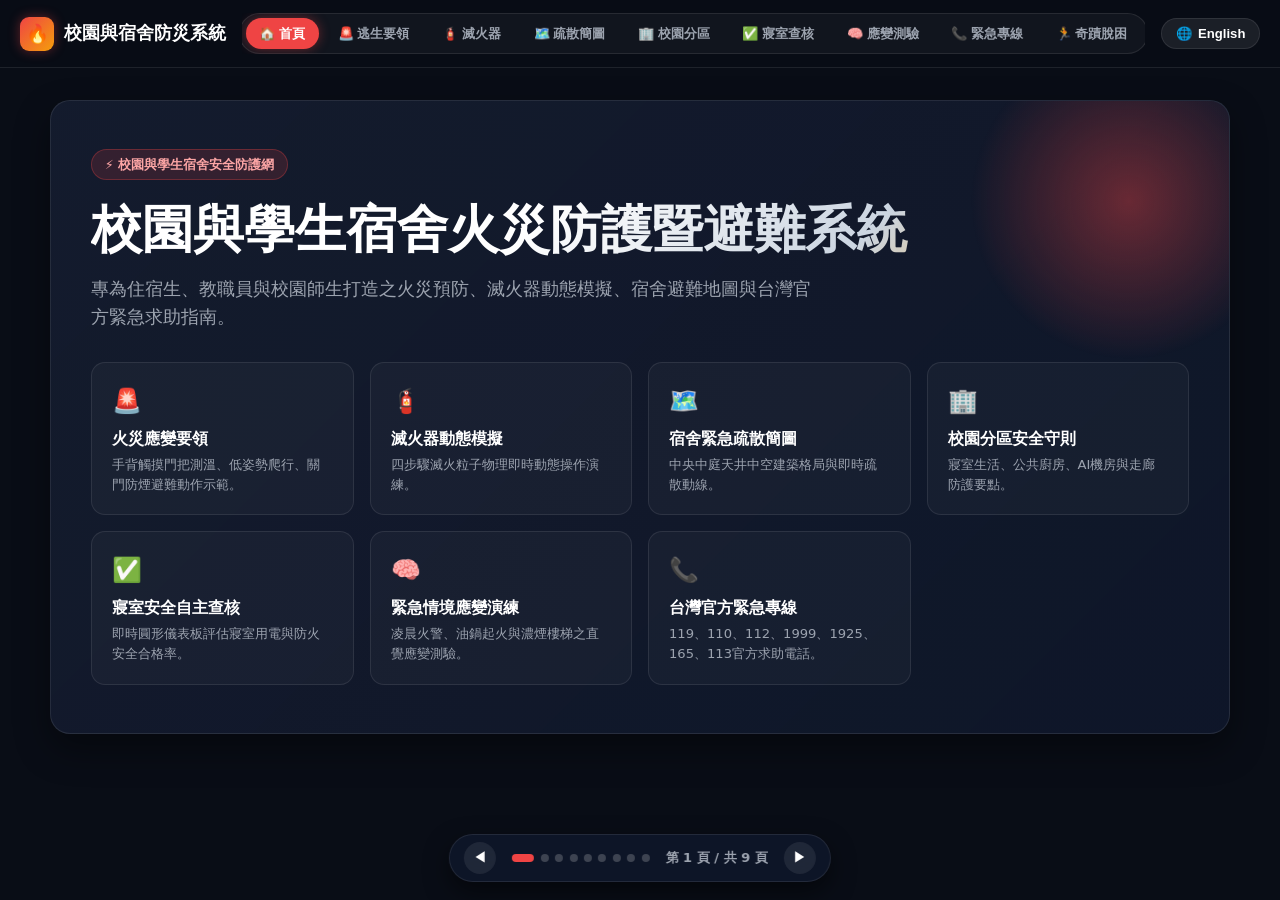
<file: src/fire_safety/index.html>
<!DOCTYPE html>
<html lang="zh-TW">
<head>
  <meta charset="UTF-8">
  <meta name="viewport" content="width=device-width, initial-scale=1.0">
  <meta name="description" content="Campus & Residence Hall Fire Defense System - Interactive fire safety, survival protocols, P.A.S.S. simulator, dormitory evacuation map, and Taiwan emergency hotlines.">
  <title>🔥 Campus & Dormitory Fire Safety System</title>
  <link rel="stylesheet" href="styles.css">
</head>
<body>

  <!-- ==========================================================================
       AMBIENT DYNAMIC BACKGROUND & DIRECTIONAL SWEEP SYSTEM
       ========================================================================== -->
  <canvas id="ambientBgCanvas"></canvas>
  <div class="blueprint-grid-overlay"></div>
  <div class="aurora-orb orb-1"></div>
  <div class="aurora-orb orb-2"></div>
  <div class="aurora-orb orb-3"></div>
  <div class="page-wipe-sweep" id="pageWipeSweep"></div>

  <!-- ==========================================================================
       TOP NAVIGATION BAR (Clean, single-line, no awkward text wrapping)
       ========================================================================== -->
  <header>
    <div class="nav-container">
      <a href="#" class="brand" role="button" aria-label="Reload Home Page" onclick="location.reload();">
        <div class="brand-icon">🔥</div>
        <span>CAMPUS FIRE SAFE</span>
      </a>

      <!-- Compact 9-section single-line tabs -->
      <div class="nav-tabs-wrapper">
        <ul class="nav-tabs">
          <li><button class="nav-tab-btn active"><span>🏠</span> Home</button></li>
          <li><button class="nav-tab-btn"><span>🚨</span> Survival</button></li>
          <li><button class="nav-tab-btn"><span>🧯</span> P.A.S.S.</button></li>
          <li><button class="nav-tab-btn"><span>🗺️</span> Evacuation</button></li>
          <li><button class="nav-tab-btn"><span>🏢</span> Campus</button></li>
          <li><button class="nav-tab-btn"><span>✅</span> Audit</button></li>
          <li><button class="nav-tab-btn"><span>🧠</span> Drills</button></li>
          <li><button class="nav-tab-btn"><span>📞</span> Hotlines</button></li>
          <li><button class="nav-tab-btn"><span>🏃</span> Escape</button></li>
        </ul>
      </div>

      <div class="nav-actions">
        <button class="lang-toggle-btn" id="langToggleBtn" title="Switch Language / 切換語言">
          <span>🌐</span> <span id="langBtnLabel">繁體中文</span>
        </button>
      </div>
    </div>
  </header>

  <!-- ==========================================================================
       8-SECTION SLIDER VIEWPORT & SLIDES (Block-by-Block Transition Animation)
       ========================================================================== -->
  <main class="slider-wrapper">
    <div class="slider-track" id="sliderTrack">

      <!-- --------------------------------------------------------------------
           SECTION 1: FRONTPAGE / WELCOME
           -------------------------------------------------------------------- -->
      <section class="slide-section active" id="slide-1">
        <div class="slide-content">
          <div class="hero-card anim-block anim-d1">
            <span class="hero-badge anim-block anim-d1">⚡ University Life-Safety Network</span>
            <h1 class="hero-heading anim-block anim-d2">Campus & Residence Hall Fire Defense System</h1>
            <p class="hero-subtitle anim-block anim-d3">
              Interactive fire prevention, evacuation simulation, extinguisher training, and Taiwan emergency protocols designed for dorm residents, students, and faculty.
            </p>

            <!-- Quick Jump Grid -->
            <div class="hero-quick-grid anim-block anim-d4">
              <div class="quick-feature-box" data-slide="1">
                <span style="font-size:1.5rem;">🚨</span>
                <h4>Survival Actions</h4>
                <p>Door heat tests, low smoke crawl posture, and escape priorities.</p>
              </div>
              <div class="quick-feature-box" data-slide="2">
                <span style="font-size:1.5rem;">🧯</span>
                <h4>P.A.S.S. Simulator</h4>
                <p>Interactive 4-step extinguisher motion training with particle physics.</p>
              </div>
              <div class="quick-feature-box" data-slide="3">
                <span style="font-size:1.5rem;">🗺️</span>
                <h4>Dorm Evacuation Map</h4>
                <p>Architectural hollow-courtyard floorplan with live evacuation flow.</p>
              </div>
              <div class="quick-feature-box" data-slide="4">
                <span style="font-size:1.5rem;">🏢</span>
                <h4>Campus Zones</h4>
                <p>Specific fire rules for dorm rooms, kitchens, labs, and stairwells.</p>
              </div>
              <div class="quick-feature-box" data-slide="5">
                <span style="font-size:1.5rem;">✅</span>
                <h4>Dorm Room Audit</h4>
                <p>Interactive compliance checklist with real-time risk gauge.</p>
              </div>
              <div class="quick-feature-box" data-slide="6">
                <span style="font-size:1.5rem;">🧠</span>
                <h4>Decision Drills</h4>
                <p>Scenario simulations for 3 AM alarms and kitchen grease fires.</p>
              </div>
              <div class="quick-feature-box" data-slide="7">
                <span style="font-size:1.5rem;">📞</span>
                <h4>Taiwan Hotlines</h4>
                <p>119, 110, 112, 1999, 1925, 165, 113 official emergency contacts.</p>
              </div>
            </div>
          </div>
        </div>
      </section>

      <!-- --------------------------------------------------------------------
           SECTION 2: FIRE SURVIVAL PROTOCOLS (ANIMATED DEMONSTRATION) - NEW!
           -------------------------------------------------------------------- -->
      <section class="slide-section" id="slide-2">
        <div class="slide-content">
          <div class="section-header anim-block anim-d1">
            <div>
              <h2 class="section-title">🚨 Fire Survival Actions: What To Do In Case of Fire</h2>
              <p class="section-desc">Interactive animated demonstration of life-critical reactions: door heat checks, low smoke crawling, and emergency survival.</p>
            </div>
            <span class="page-indicator-pill">SECTION 02 / 09</span>
          </div>

          <div class="survival-panel">
            <!-- Dedicated Instruction Card with Pacing Controls -->
            <div class="survival-info-card anim-block anim-d2">
              <div class="step-indicator-title">
                <span class="step-badge" id="survivalStepBadge" style="background:var(--accent-warn); color:#000;">ACTION 1: CHECK DOOR HANDLE HEAT</span>
                <span class="step-instruction-text" id="survivalStepText">Use the back of your hand to feel the metal door handle and door surface before opening. If hot, DO NOT open!</span>
              </div>
              <div class="survival-header-controls">
                <div class="survival-progress-container" title="Auto-advance timer / 自動輪播進度">
                  <div class="survival-progress-bar" id="survivalProgressBar"></div>
                </div>
                <div class="survival-ctrl-btns">
                  <button class="survival-ctrl-btn" id="survivalPrevBtn" title="Previous Action / 上一個動作">⏮</button>
                  <button class="survival-ctrl-btn" id="survivalPlayPauseBtn" title="Play or Pause / 播放或暫停">⏸</button>
                  <button class="survival-ctrl-btn" id="survivalNextBtn" title="Next Action / 下一個動作">⏭</button>
                  <button class="survival-speed-btn" id="survivalSpeedBtn" title="Playback Speed (0.5x / 1x / 2x) / 示範速度切換">⚡ 1x</button>
                </div>
              </div>
            </div>

            <!-- Canvas Stage -->
            <div class="survival-canvas-stage anim-block anim-d3">
              <canvas id="survivalCanvas"></canvas>
            </div>

            <!-- Toolbar Controls -->
            <div class="survival-toolbar anim-block anim-d4">
              <div class="survival-steps-nav">
                <button class="survival-step-btn active" data-action="1">1. 🚪 觸摸門把門板 (Door Heat)</button>
                <button class="survival-step-btn" data-action="2">2. 💨 濃煙低姿爬行 (Crawl Low)</button>
                <button class="survival-step-btn" data-action="3">3. 🔥 著火停躺滾 (Stop-Drop-Roll)</button>
                <button class="survival-step-btn" data-action="4">4. 🪟 就地阻煙待救 (Shelter & Signal)</button>
              </div>
              <div class="survival-status-hint" id="survivalStatusHint" style="font-size:0.84rem; color:var(--text-secondary);">
                💡 緩速示範循環中（每動態停留 16 秒）。點擊任一動作可停駐觀看細節。
              </div>
            </div>

            <!-- 4 Visual Rule Mini Cards -->
            <div class="survival-grid-cards anim-block anim-d5">
              <div class="survival-rule-item">
                <h4>🚪 手背觸摸門把門板</h4>
                <p>以手背感受金屬把手與門板上方溫度。若發燙表示門外已是火海，萬不可開門！若門涼，先開一條門縫確認無煙再逃生。</p>
              </div>
              <div class="survival-rule-item">
                <h4>💨 壓低身軀沿牆爬行</h4>
                <p>高溫有毒濃煙（一氧化碳）向上浮升至天花板。離地面30至60公分處溫度較低且濃煙最稀薄，雙膝跪地低頭爬行。</p>
              </div>
              <div class="survival-rule-item">
                <h4>🚪 隨手關門阻隔火勢</h4>
                <p>逃出寢室或通過常閉式防火門時，隨手將門關上！此舉能切斷氧氣供應，若為防火門更能爭取30分鐘至1小時的寶貴逃生時間。</p>
              </div>
              <div class="survival-rule-item">
                <h4>🪟 門縫塞毛巾於窗邊呼救</h4>
                <p>若逃生通道受阻，立刻退回房內關門，用濕毛巾或衣物塞緊門縫阻止濃煙滲入，打開窗戶並揮動鮮豔衣物或手電筒求救。</p>
              </div>
            </div>
          </div>
        </div>
      </section>

      <!-- --------------------------------------------------------------------
           SECTION 3: FIRE EXTINGUISHER SIM (UNBLOCKED STAGE)
           -------------------------------------------------------------------- -->
      <section class="slide-section" id="slide-3">
        <div class="slide-content">
          <div class="section-header anim-block anim-d1">
            <div>
              <h2 class="section-title">🧯 Interactive P.A.S.S. Extinguisher Simulator</h2>
              <p class="section-desc">Interactive motion demonstration of the 4-step extinguisher technique against burning fuel.</p>
            </div>
            <span class="page-indicator-pill">SECTION 03 / 09</span>
          </div>

          <div class="extinguisher-panel">
            <div class="extinguisher-info-card anim-block anim-d2">
              <div class="step-indicator-title">
                <span class="step-badge" id="passStepBadge">STEP 1: PULL THE PIN</span>
                <span class="step-instruction-text" id="passStepText">Pull the metal safety ring pin to break the plastic tamper seal and unlock the handle.</span>
              </div>
              <button class="pass-step-btn" id="passPlayPauseBtn" style="background:rgba(255,255,255,0.1); color:#fff;">
                ⏸ Pause Demo
              </button>
            </div>

            <div class="extinguisher-canvas-stage anim-block anim-d3">
              <canvas id="passCanvas"></canvas>
            </div>

            <div class="extinguisher-toolbar anim-block anim-d4">
              <div class="extinguisher-steps-nav">
                <button class="pass-step-btn active" data-step="1">1. 🧷 Pull Pin</button>
                <button class="pass-step-btn" data-step="2">2. 🎯 Aim Low</button>
                <button class="pass-step-btn" data-step="3">3. ✊ Squeeze Lever</button>
                <button class="pass-step-btn" data-step="4">4. ↔️ Sweep Across</button>
              </div>
              <div style="font-size:0.84rem; color:var(--text-secondary);">
                ⚠️ Rule of Thumb: Only fight fires smaller than a wastebasket. Always keep an unobstructed exit behind you!
              </div>
            </div>
          </div>
        </div>
      </section>

      <!-- --------------------------------------------------------------------
           SECTION 4: DORMITORY EMERGENCY EVACUATION MAP
           -------------------------------------------------------------------- -->
      <section class="slide-section" id="slide-4">
        <div class="slide-content">
          <div class="section-header anim-block anim-d1">
            <div>
              <h2 class="section-title">🗺️ Dormitory Emergency Evacuation Map</h2>
              <p class="section-desc">Hollow-square perimeter layout with room naming (X01-X44) and closest stairwell exits.</p>
            </div>
            <span class="page-indicator-pill">SECTION 04 / 09</span>
          </div>

          <div class="floorplan-wrapper">
            <div class="floorplan-display anim-block anim-d2">
              <canvas id="dormPlanCanvas"></canvas>
              <div class="floorplan-legend-bar">
                <div class="legend-chip"><span class="chip-color" style="background:#10b981;"></span> 安全樓梯 (Exit Stairs)</div>
                <div class="legend-chip"><span class="chip-color" style="background:#ef4444;"></span> 1F 門口指引 (1F Exits via Stairs)</div>
                <div class="legend-chip"><span class="chip-color" style="background:#38bdf8;"></span> 疏散學生 (Evacuating Students)</div>
                <div class="legend-chip"><span class="chip-color" style="background:#060913; border:1px solid rgba(255,255,255,0.2);"></span> 中庭天井 (Void Courtyard)</div>
              </div>
            </div>

            <div class="sidebar-notes anim-block anim-d3">
              <div class="dorm-info-card" style="border-left: 4px solid var(--accent-safe);">
                <h4>🚪 核心疏散出口配置 (Key Exits)</h4>
                <ul>
                  <li><strong>北側樓梯 (North Stairs):</strong> 緊鄰 X04 寢室右側，通往 1F 車棚門出口。</li>
                  <li><strong>南側樓梯 (South Stairs):</strong> 緊鄰 X22 寢室右側，通往 1F 前門大門與草坪。</li>
                  <li><strong>電梯配置 (Lift):</strong> 位於 X04 右側樓梯正下方，火警時嚴禁搭乘。</li>
                  <li><strong>高樓層連續配置:</strong> 本樓層右側各寢室（X08-X18）無間斷，出口位於一樓。</li>
                </ul>
              </div>

              <div class="dorm-info-card" style="border-left: 4px solid var(--accent-fire);">
                <h4>🚫 絕對禁止使用電梯 (No Elevators)</h4>
                <p>電梯井在火災時會產生煙囪效應抽吸濃煙與毒氣，切勿搭乘電梯，一律步行由兩側安全梯疏散！</p>
              </div>

              <div class="dorm-info-card" style="border-left: 4px solid var(--accent-warn);">
                <h4>🔑 隨身攜帶寢室鑰匙 (Take Room Key)</h4>
                <p>若走廊已被濃煙吞沒無法通行，立刻退回寢室內關門防煙，並於窗邊揮動衣物呼救等待救援。</p>
              </div>
            </div>
          </div>
        </div>
      </section>

      <!-- --------------------------------------------------------------------
           SECTION 5: CAMPUS & DORM HAZARD ZONES
           -------------------------------------------------------------------- -->
      <section class="slide-section" id="slide-5">
        <div class="slide-content">
          <div class="section-header anim-block anim-d1">
            <div>
              <h2 class="section-title">🏢 Campus & Residence Hall Safety Protocols</h2>
              <p class="section-desc">Hazard prevention and electrical codes tailored for each specific zone on campus.</p>
            </div>
            <span class="page-indicator-pill">SECTION 05 / 09</span>
          </div>

          <div class="zone-filter-pills anim-block anim-d2">
            <button class="filter-btn active" data-filter="all">All Campus Zones</button>
            <button class="filter-btn" data-filter="dorm">🛌 Dorm Rooms</button>
            <button class="filter-btn" data-filter="kitchen">🍳 Communal Kitchens</button>
            <button class="filter-btn" data-filter="lab">🔬 AI & Science Labs</button>
            <button class="filter-btn" data-filter="hallway">🚪 Corridors & Fire Doors</button>
          </div>

          <div class="zones-grid anim-block anim-d3">
            <div class="zone-tile" data-category="dorm">
              <span class="zone-tag" style="background:rgba(239,68,68,0.2); color:#fca5a5;">Dormitory Rooms</span>
              <h3>🛌 寢室生活用電與明火管制</h3>
              <ul>
                <li>嚴禁於寢室內點燃蠟燭、薰香、精油燈或瓦斯爐。</li>
                <li>高耗電加熱電器（電磁爐、熱水壺、電暖器）禁止於寢室插座使用。</li>
                <li>吹風機、離子夾等美髮器具使用完畢後務必立即拔除插頭。</li>
                <li>嚴禁將行動電源、電動滑板車鋰電池置於床鋪上徹夜充電。</li>
              </ul>
            </div>

            <div class="zone-tile" data-category="kitchen">
              <span class="zone-tag" style="background:rgba(245,158,11,0.2); color:#fde68a;">Kitchen & Lounges</span>
              <h3>🍳 公共廚房與烹飪安全</h3>
              <ul>
                <li>人離火熄：烹煮食材、熱湯或微波食物時，切勿擅自離開現場。</li>
                <li>油鍋起火切勿澆水：迅速蓋上鍋蓋切斷空氣，並關閉瓦斯/爐具開關。</li>
                <li>定期清理微波爐內部油漬與烤麵包機底盤麵包屑，避免積熱自燃。</li>
                <li>洗衣間烘衣機每次使用前後，務必清除棉絮濾網上的易燃棉屑。</li>
              </ul>
            </div>

            <div class="zone-tile" data-category="lab">
              <span class="zone-tag" style="background:rgba(6,182,212,0.2); color:#a5f3fc;">Tech & Science Labs</span>
              <h3>🔬 AI電腦機房與實驗室規範</h3>
              <ul>
                <li>伺服器機櫃與高瓦數GPU工作站周圍保持通風良好，嚴禁堆置紙箱。</li>
                <li>嚴禁延長線「章魚腳」串接（延長線接延長線）導致電線走火。</li>
                <li>化學溶劑（異丙醇、去漬油）應存放於專用黃色防爆櫃內。</li>
                <li>精密電子設備區域應配置二氧化碳 (CO2) 或潔淨氣體滅火器。</li>
              </ul>
            </div>

            <div class="zone-tile" data-category="hallway">
              <span class="zone-tag" style="background:rgba(16,185,129,0.2); color:#a7f3d0;">Egress & Corridors</span>
              <h3>🚪 走廊通道與常閉式防火門</h3>
              <ul>
                <li>走廊及避難逃生樓梯間嚴禁堆放鞋架、行李箱、垃圾桶或腳踏車。</li>
                <li>常閉式防火門嚴禁以木塞、滅火器蓄意卡門敞開，以免火勢濃煙竄升。</li>
                <li>走廊上方緊急出口指示燈與緊急照明燈應隨時保持通電待命狀態。</li>
                <li>熟悉主要逃生梯與次要備用逃生梯的精確步行路線。</li>
              </ul>
            </div>
          </div>
        </div>
      </section>

      <!-- --------------------------------------------------------------------
           SECTION 6: DORM ROOM SAFETY AUDIT
           -------------------------------------------------------------------- -->
      <section class="slide-section" id="slide-6">
        <div class="slide-content">
          <div class="section-header anim-block anim-d1">
            <div>
              <h2 class="section-title">✅ Interactive Dorm Room Safety Audit</h2>
              <p class="section-desc">Evaluate your dormitory room compliance against campus fire safety regulations.</p>
            </div>
            <span class="page-indicator-pill">SECTION 06 / 09</span>
          </div>

          <div class="audit-layout">
            <div class="gauge-box anim-block anim-d2">
              <div class="circular-gauge" id="auditCircularGauge">
                <div class="circular-gauge-inner">
                  <span id="auditGaugePct" style="font-size:1.8rem; font-weight:800; color:#fff;">0%</span>
                  <span style="font-size:0.7rem; color:var(--text-muted); text-transform:uppercase;">Compliance</span>
                </div>
              </div>
              <div>
                <h4 style="font-size:1rem; margin-bottom:0.25rem;">評估狀態 (Status)</h4>
                <span id="auditStatusBadge" style="font-weight:800; font-size:0.88rem; color:#ef4444;">HIGH RISK (高風險)</span>
              </div>
            </div>

            <div class="audit-checklist-group anim-block anim-d3">
              <label class="audit-check-label">
                <input type="checkbox">
                <div class="audit-check-text">
                  <strong>偵煙器與自動灑水頭周圍保持淨空</strong>
                  <span>天花板灑水頭周圍約45公分（18英吋）內無任何懸掛衣物、布簾或障礙物遮蔽。</span>
                </div>
              </label>

              <label class="audit-check-label">
                <input type="checkbox">
                <div class="audit-check-text">
                  <strong>無違規使用高功率家電或串接延長線</strong>
                  <span>使用具備過載自動斷電保護之安規延長線，且直接插於牆面插座，無串接情形。</span>
                </div>
              </label>

              <label class="audit-check-label">
                <input type="checkbox">
                <div class="audit-check-text">
                  <strong>寢室內零違禁明火與香氛物品</strong>
                  <span>房內絕無蠟燭、線香、打火機充氣瓶、高熱鹵素燈或卡式爐。</span>
                </div>
              </label>

              <label class="audit-check-label">
                <input type="checkbox">
                <div class="audit-check-text">
                  <strong>通往寢室大門之走道通暢無阻</strong>
                  <span>房門能完全敞開90度以上，門後無堆放髒衣籃、鞋盒或阻礙逃生之雜物。</span>
                </div>
              </label>

              <label class="audit-check-label">
                <input type="checkbox">
                <div class="audit-check-text">
                  <strong>室友均清楚北側/南側安全梯走向</strong>
                  <span>全體室友均親自走過最近的安全梯（X04旁北梯、X22旁南梯）。</span>
                </div>
              </label>

              <label class="audit-check-label">
                <input type="checkbox">
                <div class="audit-check-text">
                  <strong>牢記戶外指定集結避難場所</strong>
                  <span>火警警報響起時，全員知曉應前往戶外指定草坪集結點進行點名。</span>
                </div>
              </label>
            </div>
          </div>
        </div>
      </section>

      <!-- --------------------------------------------------------------------
           SECTION 7: DECISION DRILLS (SCENARIOS)
           -------------------------------------------------------------------- -->
      <section class="slide-section" id="slide-7">
        <div class="slide-content">
          <div class="section-header anim-block anim-d1">
            <div>
              <h2 class="section-title">🧠 Emergency Decision Drills</h2>
              <p class="section-desc">Sharpen your crisis reaction instinct under simulated university dormitory emergencies.</p>
            </div>
            <span class="page-indicator-pill">SECTION 07 / 09</span>
          </div>

          <div class="drills-grid anim-block anim-d2" id="drillsContainer"></div>
        </div>
      </section>

      <!-- --------------------------------------------------------------------
           SECTION 8: TAIWAN EMERGENCY HOTLINES ONLY
           -------------------------------------------------------------------- -->
      <section class="slide-section" id="slide-8">
        <div class="slide-content">
          <div class="section-header anim-block anim-d1">
            <div>
              <h2 class="section-title">📞 台灣緊急與服務專線 (Taiwan Emergency & Public Service Hotlines)</h2>
              <p class="section-desc">Official emergency and public service hotlines in Taiwan. Click any card to dial immediately.</p>
            </div>
            <span class="page-indicator-pill">SECTION 08 / 09</span>
          </div>

          <div class="hotlines-grid anim-block anim-d2">
            <!-- 119 -->
            <a href="tel:119" class="hotline-card">
              <div class="hotline-num-badge">119</div>
              <div class="hotline-info">
                <h3>Fire & Ambulance</h3>
                <div class="zh-title">消防報案、火災搶救、緊急救護車</div>
                <p>24小時全年無休，發生火災、人員受傷或化學災害時第一時間直撥。</p>
              </div>
            </a>

            <!-- 110 -->
            <a href="tel:110" class="hotline-card">
              <div class="hotline-num-badge blue">110</div>
              <div class="hotline-info">
                <h3>Police Emergency</h3>
                <div class="zh-title">警察局報案專線 (犯罪、危急治安)</div>
                <p>校園暴力、可疑人員入侵、縱火事件或重大治安威脅緊急求助直撥。</p>
              </div>
            </a>

            <!-- 112 -->
            <a href="tel:112" class="hotline-card">
              <div class="hotline-num-badge green">112</div>
              <div class="hotline-info">
                <h3>Global Mobile Emergency</h3>
                <div class="zh-title">行動電話全球緊急救助專線</div>
                <p>手機無SIM卡、或使用其他電信業者基地台時仍可撥通（須有行動基地台訊號涵蓋），由語音導引轉接119或110。</p>
              </div>
            </a>

            <!-- 1999 -->
            <a href="tel:1999" class="hotline-card">
              <div class="hotline-num-badge amber">1999</div>
              <div class="hotline-info">
                <h3>Citizen Hotline</h3>
                <div class="zh-title">各縣市政府便民服務與重大災情通報 (非24小時全國緊急專線)</div>
                <p>各直轄市與縣市政府通話專線，提供市政諮詢、公用設施損壞通報。</p>
              </div>
            </a>

            <!-- 1925 -->
            <a href="tel:1925" class="hotline-card">
              <div class="hotline-num-badge green">1925</div>
              <div class="hotline-info">
                <h3>Mental Health Hotline</h3>
                <div class="zh-title">衛福部安心專線 (依舊愛我)</div>
                <p>24小時免付費心理諮詢與自傷危機干預輔導，給予即時心理支持。</p>
              </div>
            </a>

            <!-- 165 -->
            <a href="tel:165" class="hotline-card">
              <div class="hotline-num-badge blue">165</div>
              <div class="hotline-info">
                <h3>Anti-Fraud Hotline</h3>
                <div class="zh-title">內政部警政署反詐騙諮詢專線</div>
                <p>遇疑似詐騙電話、假冒檢警、交友匯款或網購詐欺查證與通報。</p>
              </div>
            </a>

            <!-- 113 -->
            <a href="tel:113" class="hotline-card">
              <div class="hotline-num-badge amber">113</div>
              <div class="hotline-info">
                <h3>Protection Hotline</h3>
                <div class="zh-title">婦幼保護與家庭暴力防治專線</div>
                <p>遭遇家庭暴力、性騷擾、性侵害、兒少保護等緊急求助與諮詢。</p>
              </div>
            </a>
          </div>

          <div class="taiwan-flag-note anim-block anim-d3">
            <span style="font-size:1.8rem;">🇹🇼</span>
            <div>
              <strong style="color:#fff;">在台灣遭遇緊急狀況之通報原則：</strong>
              <p style="font-size:0.85rem; color:var(--text-secondary); margin-top:0.2rem;">
                火警直撥 <strong>119</strong>，若遇手機收訊不良請改撥 <strong>112</strong>。通話時請冷靜清楚說明：(1) 所在學校校名 (2) 宿舍樓棟名稱 (3) 樓層與寢室房號 (4) 現場所見火勢與煙霧狀況。
              </p>
            </div>
          </div>
        </div>
      </section>

      <!-- --------------------------------------------------------------------
           SECTION 9: MIRACLE ESCAPE & BUILDING COLLAPSE
           -------------------------------------------------------------------- -->
      <section class="slide-section" id="slide-9">
        <div class="slide-content">
          <div class="section-header anim-block anim-d1">
            <div>
              <h2 class="section-title">🏃 奇蹟脫困與終局生還 (Miracle Escape & Building Collapse)</h2>
              <p class="section-desc">Witness the triumphant final escape as our protagonist rushes out of the burning dorm just before the structure collapses!</p>
            </div>
            <span class="page-indicator-pill">SECTION 09 / 09</span>
          </div>

          <!-- Escape Stage Panel -->
          <div class="survival-panel">
            <div class="survival-info-card anim-block anim-d2">
              <div class="step-indicator-title">
                <span class="step-badge" id="escapeStepBadge" style="background:#10b981; color:#000;">TRIUMPHANT ESCAPE</span>
                <span class="step-instruction-text" id="escapeStepText">Dash out of the fire exit to open assembly ground before structural collapse!</span>
              </div>
              <div class="survival-header-controls">
                <div class="survival-progress-container" title="Escape playback progress / 脫困進度">
                  <div class="survival-progress-bar" id="escapeProgressBar"></div>
                </div>
                <div class="survival-ctrl-btns">
                  <button class="survival-ctrl-btn" id="escapeReplayBtn" title="Replay From Start / 重新播放">⏮</button>
                  <button class="survival-ctrl-btn" id="escapePlayPauseBtn" title="Play or Pause / 播放或暫停">⏸</button>
                  <button class="survival-speed-btn" id="escapeSpeedBtn" title="Playback Speed (0.5x / 1x / 2x) / 速度切換">⚡ 1x</button>
                </div>
              </div>
            </div>

            <!-- Canvas Stage -->
            <div class="survival-canvas-stage anim-block anim-d3">
              <canvas id="escapeCanvas"></canvas>
            </div>

            <!-- Key Takeaways Grid -->
            <div class="survival-grid-cards anim-block anim-d4">
              <div class="survival-rule-item">
                <span class="rule-icon">🚪</span>
                <div>
                  <h4>1. 迅速果決向外撤離 (Immediate Evacuation)</h4>
                  <p>確認門把不燙、開門無煙後，應立即把握黃金時間低姿迅速往一樓戶外撤離，切勿搭乘電梯或折返搶救財物！</p>
                </div>
              </div>
              <div class="survival-rule-item">
                <span class="rule-icon">🛑</span>
                <div>
                  <h4>2. 遠離高溫坍塌危險 (Clear Collapse Perimeter)</h4>
                  <p>脫困出建築物大門後，切勿停留在外牆或屋簷下方，應全力奔向安全距離（建築高度1.5倍以上）之戶外避難空地。</p>
                </div>
              </div>
              <div class="survival-rule-item">
                <span class="rule-icon">👍</span>
                <div>
                  <h4>3. 點名集結回報平安 (Assembly & Roll Call)</h4>
                  <p>抵達安全疏散集結區後立即進行人員點名確認，並主動向宿舍管理員與消防指揮官回報室友脫困狀況。</p>
                </div>
              </div>
            </div>
          </div>
        </div>
      </section>

    </div>
  </main>

  <!-- ==========================================================================
       FLOATING BOTTOM SLIDE CONTROLS (Next, Prev, Dots, Page Count)
       ========================================================================== -->
  <div class="slide-bottom-bar">
    <button class="slide-nav-arrow" id="slidePrevBtn" aria-label="Previous Slide (Left Arrow)" title="Previous Section (Left Arrow)">◀</button>
    <div class="slide-dots">
      <button class="slide-dot active" aria-label="Slide 1: Home" title="01. Home"></button>
      <button class="slide-dot" aria-label="Slide 2: Survival Protocols" title="02. Fire Survival Protocols"></button>
      <button class="slide-dot" aria-label="Slide 3: P.A.S.S. Simulator" title="03. P.A.S.S. Simulator"></button>
      <button class="slide-dot" aria-label="Slide 4: Dorm Evacuation Map" title="04. Dorm Evacuation Map"></button>
      <button class="slide-dot" aria-label="Slide 5: Campus Zones" title="05. Campus Zones"></button>
      <button class="slide-dot" aria-label="Slide 6: Dorm Audit" title="06. Dorm Audit"></button>
      <button class="slide-dot" aria-label="Slide 7: Decision Drills" title="07. Decision Drills"></button>
      <button class="slide-dot" aria-label="Slide 8: Taiwan Hotlines" title="08. Taiwan Hotlines"></button>
      <button class="slide-dot" aria-label="Slide 9: Miracle Escape" title="09. Miracle Escape & Collapse"></button>
    </div>
    <span id="currentSlideIndicator" style="font-size:0.82rem; font-weight:700; color:var(--text-secondary);">Page 1 / 9</span>
    <button class="slide-nav-arrow" id="slideNextBtn" aria-label="Next Slide (Right Arrow)" title="Next Section (Right Arrow)">▶</button>
  </div>

  <script src="app.js"></script>
</body>
</html>
</file>
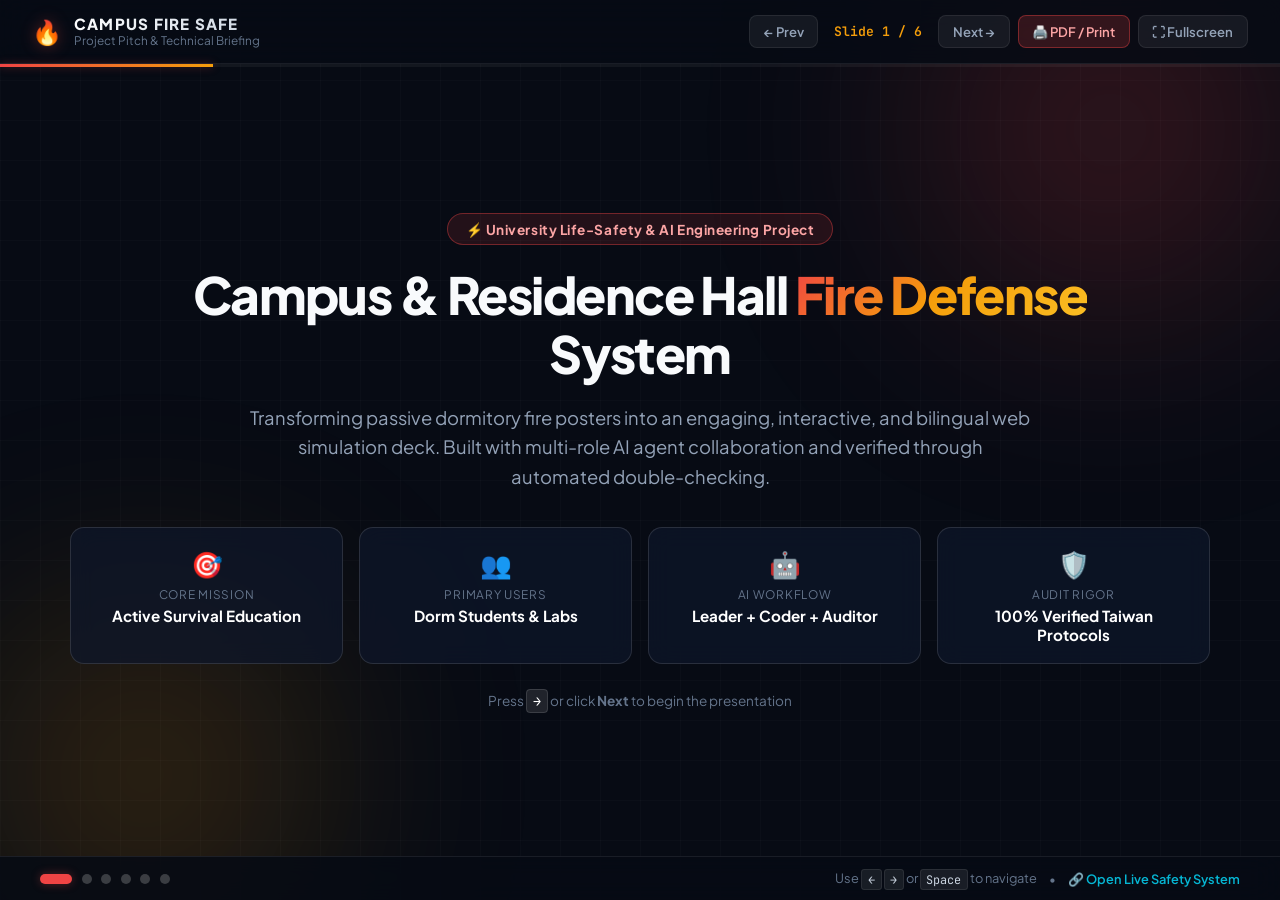
<file: src/presentation/slides.html>
<!DOCTYPE html>
<html lang="en">
<head>
  <meta charset="UTF-8">
  <meta name="viewport" content="width=device-width, initial-scale=1.0">
  <title>Campus Fire Safety System — Project Presentation</title>
  <meta name="description" content="Presentation deck for the Campus & Dormitory Fire Safety Interactive System — Why, Who, AI Collaboration, QA Auditing, and Future Roadmap.">
  <link rel="preconnect" href="https://fonts.googleapis.com">
  <link rel="preconnect" href="https://fonts.gstatic.com" crossorigin>
  <link href="https://fonts.googleapis.com/css2?family=Plus+Jakarta+Sans:wght@300;400;500;600;700;800&family=JetBrains+Mono:wght@400;600&display=swap" rel="stylesheet">
  <link rel="stylesheet" href="slides.css">
</head>
<body>

  <!-- Ambient glowing aura background -->
  <div class="ambient-glow glow-1"></div>
  <div class="ambient-glow glow-2"></div>
  <div class="blueprint-overlay"></div>

  <!-- Top Navigation Header -->
  <header class="deck-header">
    <div class="deck-brand">
      <span class="brand-icon">🔥</span>
      <div>
        <div class="brand-title">CAMPUS FIRE SAFE</div>
        <div class="brand-sub">Project Pitch & Technical Briefing</div>
      </div>
    </div>
    <div class="deck-controls">
      <button class="control-btn" id="btnPrev" title="Previous Slide (← / ↑)">← Prev</button>
      <span class="slide-counter" id="slideCounter">Slide 1 / 6</span>
      <button class="control-btn" id="btnNext" title="Next Slide (→ / ↓ / Space)">Next →</button>
      <button class="control-btn accent" id="btnPrint" title="Export or Print as PDF">🖨️ PDF / Print</button>
      <button class="control-btn" id="btnFullscreen" title="Toggle Fullscreen (F)">⛶ Fullscreen</button>
    </div>
  </header>

  <!-- Progress Bar -->
  <div class="deck-progress">
    <div class="progress-fill" id="progressFill"></div>
  </div>

  <!-- Slides Track -->
  <main class="deck-stage">

    <!-- SLIDE 1: Title & Hero -->
    <section class="slide active" id="slide-1" data-slide="1">
      <div class="slide-content hero-layout">
        <div class="hero-badge">⚡ University Life-Safety & AI Engineering Project</div>
        <h1 class="hero-title">Campus & Residence Hall <span class="text-gradient">Fire Defense</span> System</h1>
        <p class="hero-subtitle">
          Transforming passive dormitory fire posters into an engaging, interactive, and bilingual web simulation deck. Built with multi-role AI agent collaboration and verified through automated double-checking.
        </p>

        <div class="quick-facts-grid">
          <div class="fact-card">
            <div class="fact-icon">🎯</div>
            <div class="fact-label">Core Mission</div>
            <div class="fact-val">Active Survival Education</div>
          </div>
          <div class="fact-card">
            <div class="fact-icon">👥</div>
            <div class="fact-label">Primary Users</div>
            <div class="fact-val">Dorm Students & Labs</div>
          </div>
          <div class="fact-card">
            <div class="fact-icon">🤖</div>
            <div class="fact-label">AI Workflow</div>
            <div class="fact-val">Leader + Coder + Auditor</div>
          </div>
          <div class="fact-card">
            <div class="fact-icon">🛡️</div>
            <div class="fact-label">Audit Rigor</div>
            <div class="fact-val">100% Verified Taiwan Protocols</div>
          </div>
        </div>

        <div class="slide-prompt-hint">Press <kbd>→</kbd> or click <strong>Next</strong> to begin the presentation</div>
      </div>
    </section>

    <!-- SLIDE 2: Why I Made This? -->
    <section class="slide" id="slide-2" data-slide="2">
      <div class="slide-content">
        <div class="section-tag">01 • THE PROBLEM & GENESIS</div>
        <h2 class="slide-heading">Why Did I Make This?</h2>
        <p class="slide-description">
          Traditional dormitory fire safety exists primarily as static, ignored paper flyers taped onto noticeboards or dense PDF drills that students glance at once and immediately forget.
        </p>

        <div class="card-grid two-by-two">
          <div class="feature-card alert">
            <div class="card-header">
              <span class="card-icon">📄</span>
              <h3>The Passive Safety Trap</h3>
            </div>
            <p>
              Under real emergencies (3:00 AM alarm, pitch-black corridors, suffocating smoke), human recall of static text drops by <strong>over 80%</strong>. Students panic and make fatal mistakes like rushing into elevator shafts or throwing water onto grease fires.
            </p>
          </div>

          <div class="feature-card success">
            <div class="card-header">
              <span class="card-icon">🎮</span>
              <h3>Interactive Muscle Memory</h3>
            </div>
            <p>
              By translating key procedures into tactile animations—such as feeling door handle heat with the back of the hand, low-smoke 30-60cm crawling, and full 360° Stop-Drop-and-Roll—the human brain forms vivid <strong>visual-spatial instincts</strong> before a real fire strikes.
            </p>
          </div>

          <div class="feature-card cyan">
            <div class="card-header">
              <span class="card-icon">🗺️</span>
              <h3>Architectural Ground Truth</h3>
            </div>
            <p>
              Generic evacuation maps confuse residents. We faithfully replicated the real hollow-courtyard floorplan of <strong>Ying-Xi Dormitory 4F</strong>, clarifying that the void lightwell cannot be crossed and routing students away from elevator shafts to true stair exits.
            </p>
          </div>

          <div class="feature-card amber">
            <div class="card-header">
              <span class="card-icon">🇹🇼</span>
              <h3>Localized Emergency Readiness</h3>
            </div>
            <p>
              Generic templates teach foreign emergency numbers (911). Our system grounds every protocol directly in <strong>Taiwan's emergency infrastructure</strong> (119 fire/ambulance, 110 police, and 112 global cellular SOS).
            </p>
          </div>
        </div>
      </div>
    </section>

    <!-- SLIDE 3: Who Is It For? -->
    <section class="slide" id="slide-3" data-slide="3">
      <div class="slide-content">
        <div class="section-tag">02 • TARGET AUDIENCE & STAKEHOLDERS</div>
        <h2 class="slide-heading">Who Is It Designed For?</h2>
        <p class="slide-description">
          Tailored specifically for modern university ecosystems where diverse residents, international students, and high-tech lab equipment coexist.
        </p>

        <div class="card-grid three-col">
          <div class="profile-card">
            <div class="profile-avatar red">🛌</div>
            <h3>Dormitory Residents & Freshmen</h3>
            <div class="profile-badge">Primary Users</div>
            <ul class="profile-points">
              <li>Living away from home for the first time with high electronic appliance usage.</li>
              <li>Need intuitive drills on electrical loads (curling irons, chargers, multi-plugs).</li>
              <li>Must know exact escape routes to North and South stairs without panic.</li>
            </ul>
          </div>

          <div class="profile-card">
            <div class="profile-avatar cyan">🌐</div>
            <h3>International Students & Scholars</h3>
            <div class="profile-badge">Inclusive Access</div>
            <ul class="profile-points">
              <li>Often face severe language barriers when standard announcements are Chinese-only.</li>
              <li>One-click seamless toggle between <strong>繁體中文 (Traditional Chinese)</strong> and <strong>English</strong>.</li>
              <li>Bilingual speech synthesis announcements and localized Taiwan emergency guidance.</li>
            </ul>
          </div>

          <div class="profile-card">
            <div class="profile-avatar amber">🔬</div>
            <h3>AI Labs, Science Depts & Kitchens</h3>
            <div class="profile-badge">Specialized Safety</div>
            <ul class="profile-points">
              <li>High-wattage GPU server clusters, solvent storage, and communal kitchen stovetops.</li>
              <li>Dedicated zone checklists for grease fires, chemical storage, and fire doors.</li>
              <li>Interactive risk compliance audit gauge for room and laboratory safety checks.</li>
            </ul>
          </div>
        </div>
      </div>
    </section>

    <!-- SLIDE 4: What AI Did I Use? -->
    <section class="slide" id="slide-4" data-slide="4">
      <div class="slide-content">
        <div class="section-tag">03 • COLLABORATIVE AGENT ARCHITECTURE</div>
        <h2 class="slide-heading">What AI Did I Use? The 3-Role AI Lab</h2>
        <p class="slide-description">
          Rather than relying on a single prompt, the system was engineered through a disciplined, self-correcting <strong>Tri-Agent Collaboration Pipeline</strong>.
        </p>

        <div class="pipeline-container">
          <!-- Role 1 -->
          <div class="role-box leader">
            <div class="role-header">
              <span class="role-tag">ROLE 1 • ARCHITECT</span>
              <span class="role-model">Google Antigravity</span>
            </div>
            <h3>The System Leader</h3>
            <p>Authored comprehensive task specifications (`TASK-002`), architectural blueprints, user journey requirements, Modern Web Guidance rules, and final sign-off acceptance criteria.</p>
            <div class="role-tech">Prompt Design • Modern Web Standards • Synthesis</div>
          </div>

          <div class="pipeline-arrow">➔</div>

          <!-- Role 2 -->
          <div class="role-box coder">
            <div class="role-header">
              <span class="role-tag">ROLE 2 • IMPLEMENTER</span>
              <span class="role-model">ChatGPT / Codex</span>
            </div>
            <h3>The Programmer</h3>
            <p>Engineered clean, modular HTML5/CSS3/JavaScript code. Built the interactive canvas physics engines, particle fire emitters, bilingual state machines, and Web Audio siren synthesis.</p>
            <div class="role-tech">Canvas 2D • Web Audio • Dynamic i18n • Flex/Grid</div>
          </div>

          <div class="pipeline-arrow">➔</div>

          <!-- Role 3 -->
          <div class="role-box checker">
            <div class="role-header">
              <span class="role-tag">ROLE 3 • AUDITOR</span>
              <span class="role-model">OpenCode CLI</span>
            </div>
            <h3>The Double Checker</h3>
            <p>Executed headless CLI static analysis, headless Chromium tests at 800×654 and 1296×886, console inspection, Lighthouse audits, and strict verification against life-safety facts.</p>
            <div class="role-tech">Static Analysis • Automated Regression • Live Headless QA</div>
          </div>
        </div>

        <div class="methodology-note">
          <strong>Key Takeaway:</strong> The AI team does not blindly trust code generation. OpenCode issued a strict <code>REVISE</code> verdict, uncovering 8 blockers that the Leader and Programmer then systematically resolved.
        </div>
      </div>
    </section>

    <!-- SLIDE 5: What I Checked? -->
    <section class="slide" id="slide-5" data-slide="5">
      <div class="slide-content">
        <div class="section-tag">04 • RIGOROUS VERIFICATION & AUDIT</div>
        <h2 class="slide-heading">What Did I Check? QA & Safety Audit</h2>
        <p class="slide-description">
          In safety-critical applications, misinformation can endanger lives. Here is what was audited and verified:
        </p>

        <div class="audit-grid">
          <div class="audit-item pass">
            <div class="audit-status">✅ RESOLVED</div>
            <h4>Responsive Layout Collapse (800×654)</h4>
            <p>Fixed flex squeezing where instruction badges compressed text into 1-character columns. Implemented <code>flex-wrap: wrap</code> and fluid flex basis.</p>
          </div>

          <div class="audit-item pass">
            <div class="audit-status">✅ RESOLVED</div>
            <h4>P.A.S.S. Dynamic Language Re-translation</h4>
            <p>Resolved stale Chinese text on active extinguisher steps by re-evaluating active step data and button states dynamically within <code>applyLanguage()</code>.</p>
          </div>

          <div class="audit-item pass">
            <div class="audit-status">✅ RESOLVED</div>
            <h4>Factual Safety Advice on 112 SOS</h4>
            <p>Eliminated unsafe "works with zero signal" claim. Corrected advice: 112 does not require a SIM card or active carrier, but <em>does</em> require cellular tower coverage.</p>
          </div>

          <div class="audit-item pass">
            <div class="audit-status">✅ RESOLVED</div>
            <h4>Elevator Egress Pathing Correction</h4>
            <p>Evacuee simulation previously walked into the lift box. Re-targeted coordinates directly into North Stairs (234, 28) and South Stairs (370, 417).</p>
          </div>

          <div class="audit-item pass">
            <div class="audit-status">✅ RESOLVED</div>
            <h4>Architectural Floorplan Fidelity</h4>
            <p>Verified physical Ying-Xi 4F photo: confirmed odd numbering on west wing (X31–X43) and omission of X15 on east wing are authentic building features.</p>
          </div>

          <div class="audit-item pass">
            <div class="audit-status">✅ RESOLVED</div>
            <h4>Visual Overlap & Pacing Synchronization</h4>
            <p>Shifted Stop-Drop-Roll status pills above the character head; widened pill margins so AC notices never clip; synchronized timing to 16 seconds.</p>
          </div>
        </div>
      </div>
    </section>

    <!-- SLIDE 6: What Is Next? -->
    <section class="slide" id="slide-6" data-slide="6">
      <div class="slide-content">
        <div class="section-tag">05 • ROADMAP & FUTURE EXPANSION</div>
        <h2 class="slide-heading">What Is Next? The Future Roadmap</h2>
        <p class="slide-description">
          Building upon this solid interactive foundation to create a campus-wide connected life-safety ecosystem.
        </p>

        <div class="card-grid two-by-two">
          <div class="roadmap-card">
            <div class="roadmap-phase">PHASE 1</div>
            <h3>📱 PWA & Offline Mobile Deployment</h3>
            <p>
              Package the deck into a Progressive Web App (PWA) with Service Worker caching. Allows students to access interactive evacuation maps and offline hotlines even during grid power outages.
            </p>
          </div>

          <div class="roadmap-card">
            <div class="roadmap-phase">PHASE 2</div>
            <h3>🥽 3D WebGL / Three.js Virtual Walkthrough</h3>
            <p>
              Elevate the 2D floorplan into an interactive 3D first-person dormitory escape simulator. Students can practice navigating low smoke and locating fire doors in real-time 3D.
            </p>
          </div>

          <div class="roadmap-card">
            <div class="roadmap-phase">PHASE 3</div>
            <h3>📡 IoT Smart Smoke Detector Integration</h3>
            <p>
              Connect campus IoT sensor networks (MQTT / WebSockets) to the floorplan map. In real drills, zones with triggered sensors will dynamically turn red and route safe paths in real time.
            </p>
          </div>

          <div class="roadmap-card">
            <div class="roadmap-phase">PHASE 4</div>
            <h3>🏆 Gamified Dorm Leaderboard & Quizzes</h3>
            <p>
              Turn dormitory safety audits into an annual inter-floor competition. Floors that complete fire audits and pass scenario drills receive safety awards and recognition.
            </p>
          </div>
        </div>

        <div class="conclusion-box">
          <div class="conclusion-title">🚀 Ready for Campus Implementation</div>
          <p>
            The Campus Fire Defense System bridges the gap between official safety regulations and real student engagement. Life safety starts with actionable, memorable training!
          </p>
        </div>
      </div>
    </section>

  </main>

  <!-- Slide Dots & Bottom Navigation -->
  <footer class="deck-footer">
    <div class="slide-dots" id="slideDots">
      <button class="dot-btn active" data-target="1" aria-label="Go to Slide 1"></button>
      <button class="dot-btn" data-target="2" aria-label="Go to Slide 2"></button>
      <button class="dot-btn" data-target="3" aria-label="Go to Slide 3"></button>
      <button class="dot-btn" data-target="4" aria-label="Go to Slide 4"></button>
      <button class="dot-btn" data-target="5" aria-label="Go to Slide 5"></button>
      <button class="dot-btn" data-target="6" aria-label="Go to Slide 6"></button>
    </div>
    <div class="footer-shortcuts">
      <span>Use <kbd>←</kbd> <kbd>→</kbd> or <kbd>Space</kbd> to navigate</span>
      <span>•</span>
      <a href="../fire_safety/index.html" class="live-demo-link" target="_blank">🔗 Open Live Safety System</a>
    </div>
  </footer>

  <script src="slides.js"></script>
</body>
</html>
</file>
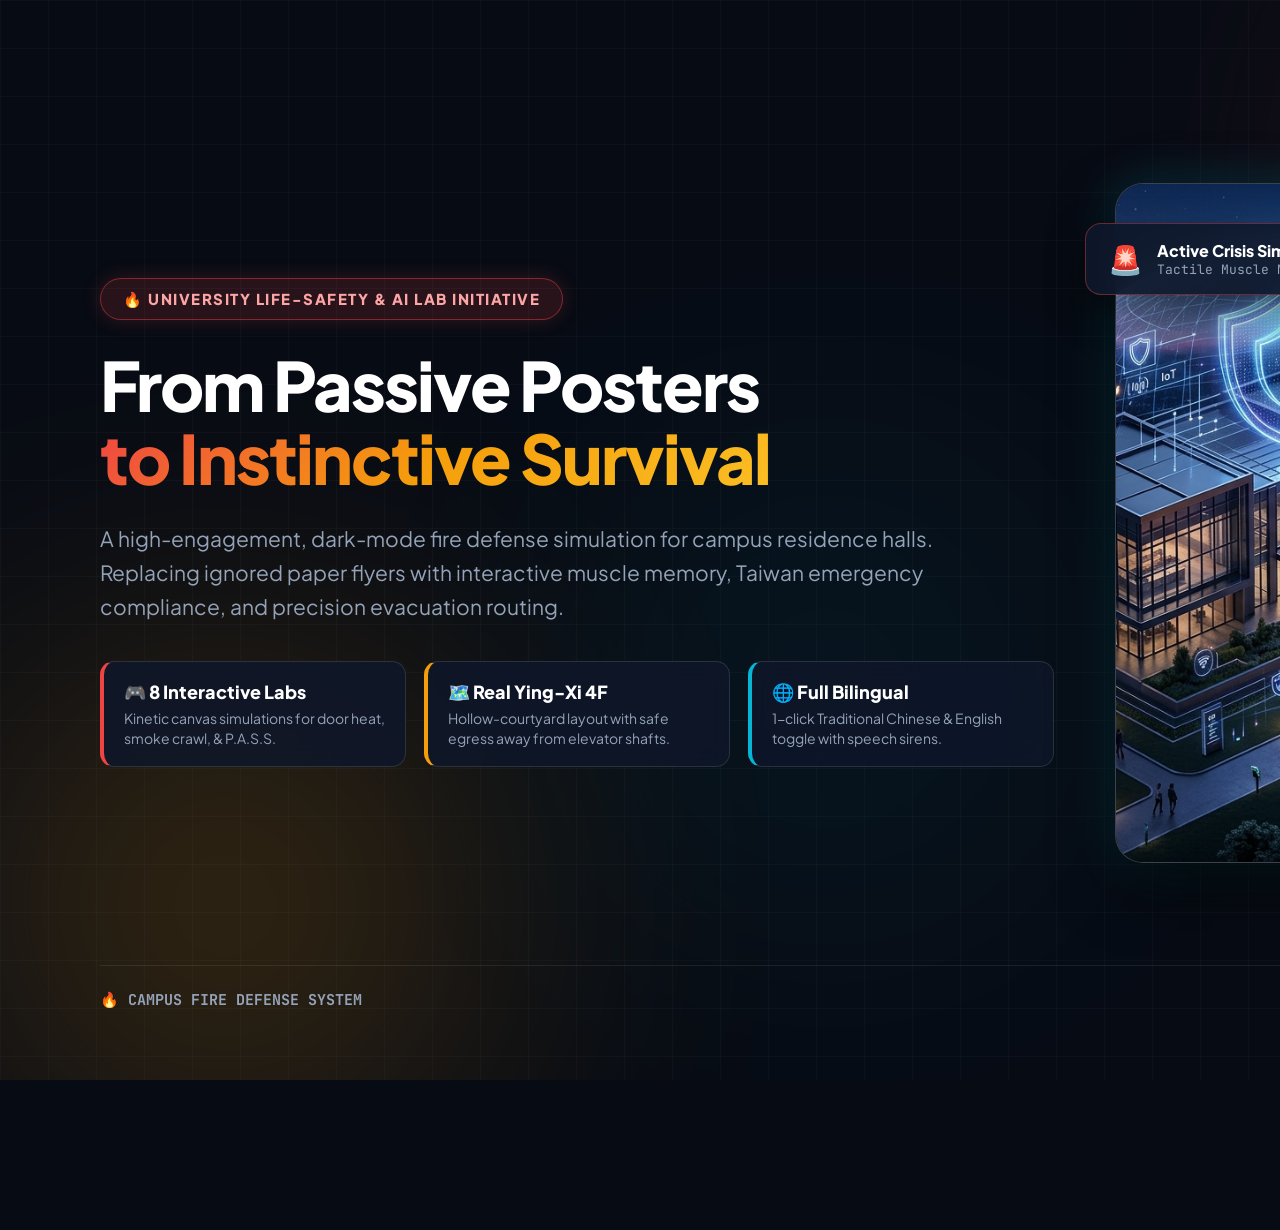
<file: src/presentation/export_slides/slide1.html>
<!DOCTYPE html>
<html lang="en">
<head>
  <meta charset="UTF-8">
  <title>Slide 1 - Hero Keynote</title>
  <link rel="stylesheet" href="slide_theme.css">
  <style>
    .hero-split {
      display: grid;
      grid-template-columns: 1.15fr 0.85fr;
      align-items: center;
      gap: 60px;
      height: 100%;
    }
    .left-content {
      display: flex;
      flex-direction: column;
      gap: 28px;
    }
    .pill-badge {
      display: inline-flex;
      align-items: center;
      gap: 12px;
      padding: 10px 22px;
      border-radius: 9999px;
      background: rgba(239, 68, 68, 0.15);
      border: 1px solid rgba(239, 68, 68, 0.45);
      color: #fca5a5;
      font-size: 15px;
      font-weight: 800;
      letter-spacing: 0.1em;
      width: fit-content;
      box-shadow: 0 0 20px rgba(239, 68, 68, 0.2);
    }
    .hero-h1 {
      font-size: 68px;
      font-weight: 900;
      line-height: 1.08;
      letter-spacing: -0.03em;
      color: #ffffff;
    }
    .hero-sub {
      font-size: 21px;
      color: #94a3b8;
      line-height: 1.6;
      max-width: 880px;
    }
    .features-row {
      display: grid;
      grid-template-columns: repeat(3, 1fr);
      gap: 18px;
      margin-top: 10px;
    }
    .feat-chip {
      background: rgba(15, 23, 42, 0.85);
      border: 1px solid rgba(255, 255, 255, 0.12);
      border-radius: 14px;
      padding: 18px 20px;
      display: flex;
      flex-direction: column;
      gap: 6px;
      backdrop-filter: blur(12px);
    }
    .feat-chip.red { border-left: 4px solid #ef4444; }
    .feat-chip.amber { border-left: 4px solid #f59e0b; }
    .feat-chip.cyan { border-left: 4px solid #06b6d4; }
    .feat-title {
      font-size: 18px;
      font-weight: 800;
      color: #ffffff;
    }
    .feat-sub {
      font-size: 14px;
      color: #94a3b8;
      line-height: 1.4;
    }

    /* Right visual mockup */
    .mockup-container {
      position: relative;
      display: flex;
      justify-content: center;
      align-items: center;
    }
    .mockup-frame {
      width: 100%;
      height: 680px;
      border-radius: 28px;
      overflow: hidden;
      border: 1px solid rgba(255, 255, 255, 0.2);
      box-shadow: 0 25px 60px rgba(0, 0, 0, 0.7), 0 0 50px rgba(6, 182, 212, 0.25);
      position: relative;
      background: #0b1120;
    }
    .mockup-frame img {
      width: 100%;
      height: 100%;
      object-fit: cover;
    }
    .floating-card-1 {
      position: absolute;
      top: 40px;
      left: -30px;
      background: rgba(15, 23, 42, 0.92);
      border: 1px solid rgba(239, 68, 68, 0.4);
      padding: 16px 22px;
      border-radius: 16px;
      backdrop-filter: blur(16px);
      box-shadow: 0 15px 35px rgba(0,0,0,0.5);
      display: flex;
      align-items: center;
      gap: 14px;
      z-index: 20;
    }
    .floating-card-2 {
      position: absolute;
      bottom: 50px;
      right: -20px;
      background: rgba(15, 23, 42, 0.92);
      border: 1px solid rgba(16, 185, 129, 0.4);
      padding: 16px 22px;
      border-radius: 16px;
      backdrop-filter: blur(16px);
      box-shadow: 0 15px 35px rgba(0,0,0,0.5);
      display: flex;
      align-items: center;
      gap: 14px;
      z-index: 20;
    }
    .float-icon {
      font-size: 28px;
    }
    .float-text {
      display: flex;
      flex-direction: column;
    }
    .float-title {
      font-size: 16px;
      font-weight: 800;
      color: #ffffff;
    }
    .float-desc {
      font-size: 13px;
      color: #94a3b8;
      font-family: var(--font-mono);
    }
  </style>
</head>
<body>
  <div class="glow-orb orb-red"></div>
  <div class="glow-orb orb-amber"></div>
  <div class="glow-orb orb-cyan"></div>
  <div class="bg-grid"></div>

  <div class="slide-frame">
    <div class="hero-split">
      <div class="left-content">
        <div class="pill-badge">🔥 UNIVERSITY LIFE-SAFETY & AI LAB INITIATIVE</div>
        <div class="hero-h1">
          From Passive Posters<br>
          <span class="gradient-fire">to Instinctive Survival</span>
        </div>
        <div class="hero-sub">
          A high-engagement, dark-mode fire defense simulation for campus residence halls. Replacing ignored paper flyers with interactive muscle memory, Taiwan emergency compliance, and precision evacuation routing.
        </div>

        <div class="features-row">
          <div class="feat-chip red">
            <div class="feat-title">🎮 8 Interactive Labs</div>
            <div class="feat-sub">Kinetic canvas simulations for door heat, smoke crawl, & P.A.S.S.</div>
          </div>
          <div class="feat-chip amber">
            <div class="feat-title">🗺️ Real Ying-Xi 4F</div>
            <div class="feat-sub">Hollow-courtyard layout with safe egress away from elevator shafts.</div>
          </div>
          <div class="feat-chip cyan">
            <div class="feat-title">🌐 Full Bilingual</div>
            <div class="feat-sub">1-click Traditional Chinese & English toggle with speech sirens.</div>
          </div>
        </div>
      </div>

      <div class="mockup-container">
        <div class="floating-card-1">
          <div class="float-icon">🚨</div>
          <div class="float-text">
            <div class="float-title">Active Crisis Simulation</div>
            <div class="float-desc">Tactile Muscle Memory</div>
          </div>
        </div>

        <div class="mockup-frame">
          <img src="hero_campus_illustration.jpg" alt="Campus Fire Defense 3D Hologram">
        </div>

        <div class="floating-card-2">
          <div class="float-icon">🇹🇼</div>
          <div class="float-text">
            <div class="float-title">100% Taiwan Hotlines</div>
            <div class="float-desc">119 • 110 • 112 SOS</div>
          </div>
        </div>
      </div>
    </div>

    <div class="footer-stamp">
      <div class="brand">🔥 CAMPUS FIRE DEFENSE SYSTEM</div>
      <div>SLIDE 01 / 06 • PROJECT BRIEFING</div>
    </div>
  </div>
</body>
</html>
</file>
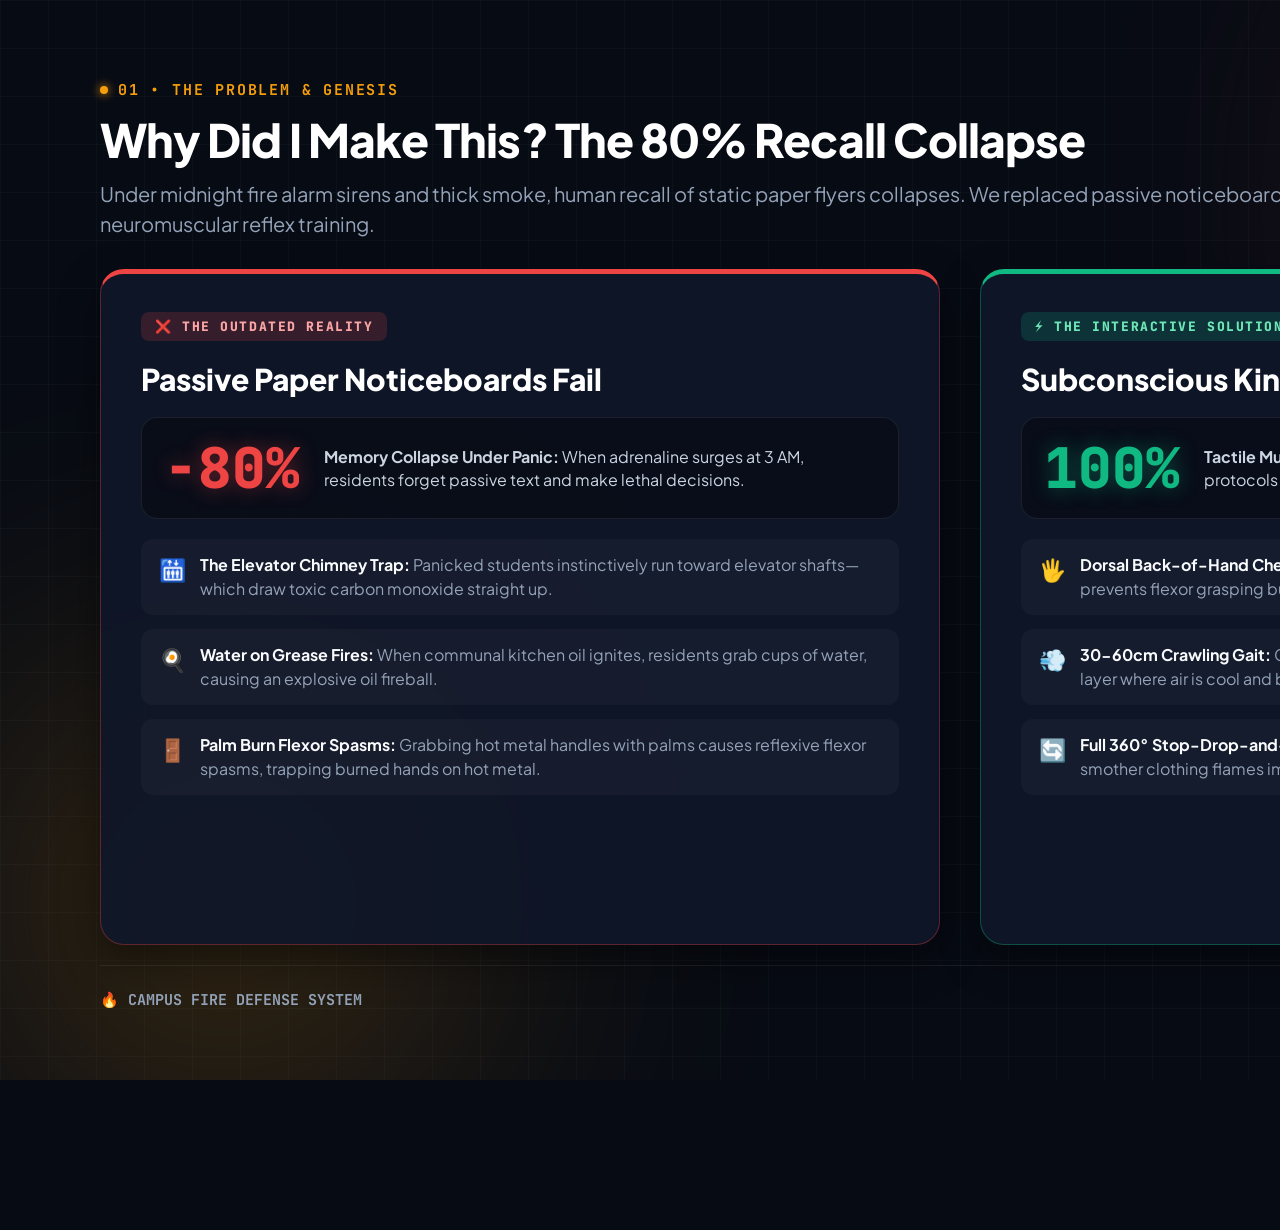
<file: src/presentation/export_slides/slide2.html>
<!DOCTYPE html>
<html lang="en">
<head>
  <meta charset="UTF-8">
  <title>Slide 2 - The 80% Recall Collapse</title>
  <link rel="stylesheet" href="slide_theme.css">
  <style>
    .split-comparison {
      display: grid;
      grid-template-columns: 1fr 1fr;
      gap: 40px;
      margin-top: 30px;
      margin-bottom: 20px;
      flex: 1;
    }
    .comp-col {
      background: rgba(15, 23, 42, 0.9);
      border-radius: 24px;
      padding: 38px 40px;
      display: flex;
      flex-direction: column;
      gap: 20px;
      box-shadow: 0 15px 40px rgba(0, 0, 0, 0.45);
      position: relative;
      overflow: hidden;
    }
    .comp-col.problem {
      border: 1px solid rgba(239, 68, 68, 0.35);
      border-top: 5px solid #ef4444;
    }
    .comp-col.solution {
      border: 1px solid rgba(16, 185, 129, 0.35);
      border-top: 5px solid #10b981;
    }

    .comp-badge {
      font-family: var(--font-mono);
      font-size: 13px;
      font-weight: 800;
      letter-spacing: 0.12em;
      text-transform: uppercase;
      padding: 6px 14px;
      border-radius: 8px;
      width: fit-content;
    }
    .comp-col.problem .comp-badge { background: rgba(239, 68, 68, 0.18); color: #fca5a5; }
    .comp-col.solution .comp-badge { background: rgba(16, 185, 129, 0.18); color: #6ee7b7; }

    .comp-title {
      font-size: 30px;
      font-weight: 800;
      color: #ffffff;
      line-height: 1.2;
    }
    .stat-callout {
      background: rgba(0, 0, 0, 0.35);
      border-radius: 16px;
      padding: 22px;
      display: flex;
      align-items: center;
      gap: 24px;
      border: 1px solid rgba(255, 255, 255, 0.08);
    }
    .big-num {
      font-size: 56px;
      font-weight: 900;
      font-family: var(--font-mono);
      line-height: 1;
    }
    .comp-col.problem .big-num { color: #ef4444; text-shadow: 0 0 20px rgba(239, 68, 68, 0.4); }
    .comp-col.solution .big-num { color: #10b981; text-shadow: 0 0 20px rgba(16, 185, 129, 0.4); }

    .stat-text {
      font-size: 16px;
      color: #cbd5e1;
      line-height: 1.45;
    }

    .point-cards {
      display: flex;
      flex-direction: column;
      gap: 14px;
    }
    .point-item {
      background: rgba(255, 255, 255, 0.03);
      border-radius: 12px;
      padding: 14px 18px;
      display: flex;
      align-items: flex-start;
      gap: 14px;
      font-size: 16px;
      color: #94a3b8;
      line-height: 1.5;
    }
    .point-item strong { color: #f8fafc; }
    .point-icon {
      font-size: 22px;
      flex-shrink: 0;
    }
  </style>
</head>
<body>
  <div class="glow-orb orb-red"></div>
  <div class="glow-orb orb-amber"></div>
  <div class="bg-grid"></div>

  <div class="slide-frame">
    <div class="header-area">
      <div class="tag-badge"><span class="dot"></span> 01 • THE PROBLEM & GENESIS</div>
      <div class="main-title">Why Did I Make This? The 80% Recall Collapse</div>
      <div class="main-desc">Under midnight fire alarm sirens and thick smoke, human recall of static paper flyers collapses. We replaced passive noticeboards with active neuromuscular reflex training.</div>
    </div>

    <div class="split-comparison">
      <!-- Problem Side -->
      <div class="comp-col problem">
        <div class="comp-badge">❌ THE OUTDATED REALITY</div>
        <div class="comp-title">Passive Paper Noticeboards Fail</div>

        <div class="stat-callout">
          <div class="big-num">-80%</div>
          <div class="stat-text"><strong>Memory Collapse Under Panic:</strong> When adrenaline surges at 3 AM, residents forget passive text and make lethal decisions.</div>
        </div>

        <div class="point-cards">
          <div class="point-item">
            <span class="point-icon">🛗</span>
            <div><strong>The Elevator Chimney Trap:</strong> Panicked students instinctively run toward elevator shafts—which draw toxic carbon monoxide straight up.</div>
          </div>
          <div class="point-item">
            <span class="point-icon">🍳</span>
            <div><strong>Water on Grease Fires:</strong> When communal kitchen oil ignites, residents grab cups of water, causing an explosive oil fireball.</div>
          </div>
          <div class="point-item">
            <span class="point-icon">🚪</span>
            <div><strong>Palm Burn Flexor Spasms:</strong> Grabbing hot metal handles with palms causes reflexive flexor spasms, trapping burned hands on hot metal.</div>
          </div>
        </div>
      </div>

      <!-- Solution Side -->
      <div class="comp-col solution">
        <div class="comp-badge">⚡ THE INTERACTIVE SOLUTION</div>
        <div class="comp-title">Subconscious Kinetic Conditioning</div>

        <div class="stat-callout">
          <div class="big-num">100%</div>
          <div class="stat-text"><strong>Tactile Muscle Memory:</strong> Interactive simulations convert complex safety protocols into instinctive neuromuscular reflexes.</div>
        </div>

        <div class="point-cards">
          <div class="point-item">
            <span class="point-icon">🖐️</span>
            <div><strong>Dorsal Back-of-Hand Check:</strong> Feel door handles with the back of hand—instinctive recoil prevents flexor grasping burns.</div>
          </div>
          <div class="point-item">
            <span class="point-icon">💨</span>
            <div><strong>30-60cm Crawling Gait:</strong> Crawl low on knees beneath the 500°C lethal ceiling smoke layer where air is cool and breathable.</div>
          </div>
          <div class="point-item">
            <span class="point-icon">🔄</span>
            <div><strong>Full 360° Stop-Drop-and-Roll:</strong> Cover airways, drop flat, and roll back-and-forth to smother clothing flames immediately.</div>
          </div>
        </div>
      </div>
    </div>

    <div class="footer-stamp">
      <div class="brand">🔥 CAMPUS FIRE DEFENSE SYSTEM</div>
      <div>SLIDE 02 / 06 • PROBLEM & GENESIS</div>
    </div>
  </div>
</body>
</html>
</file>
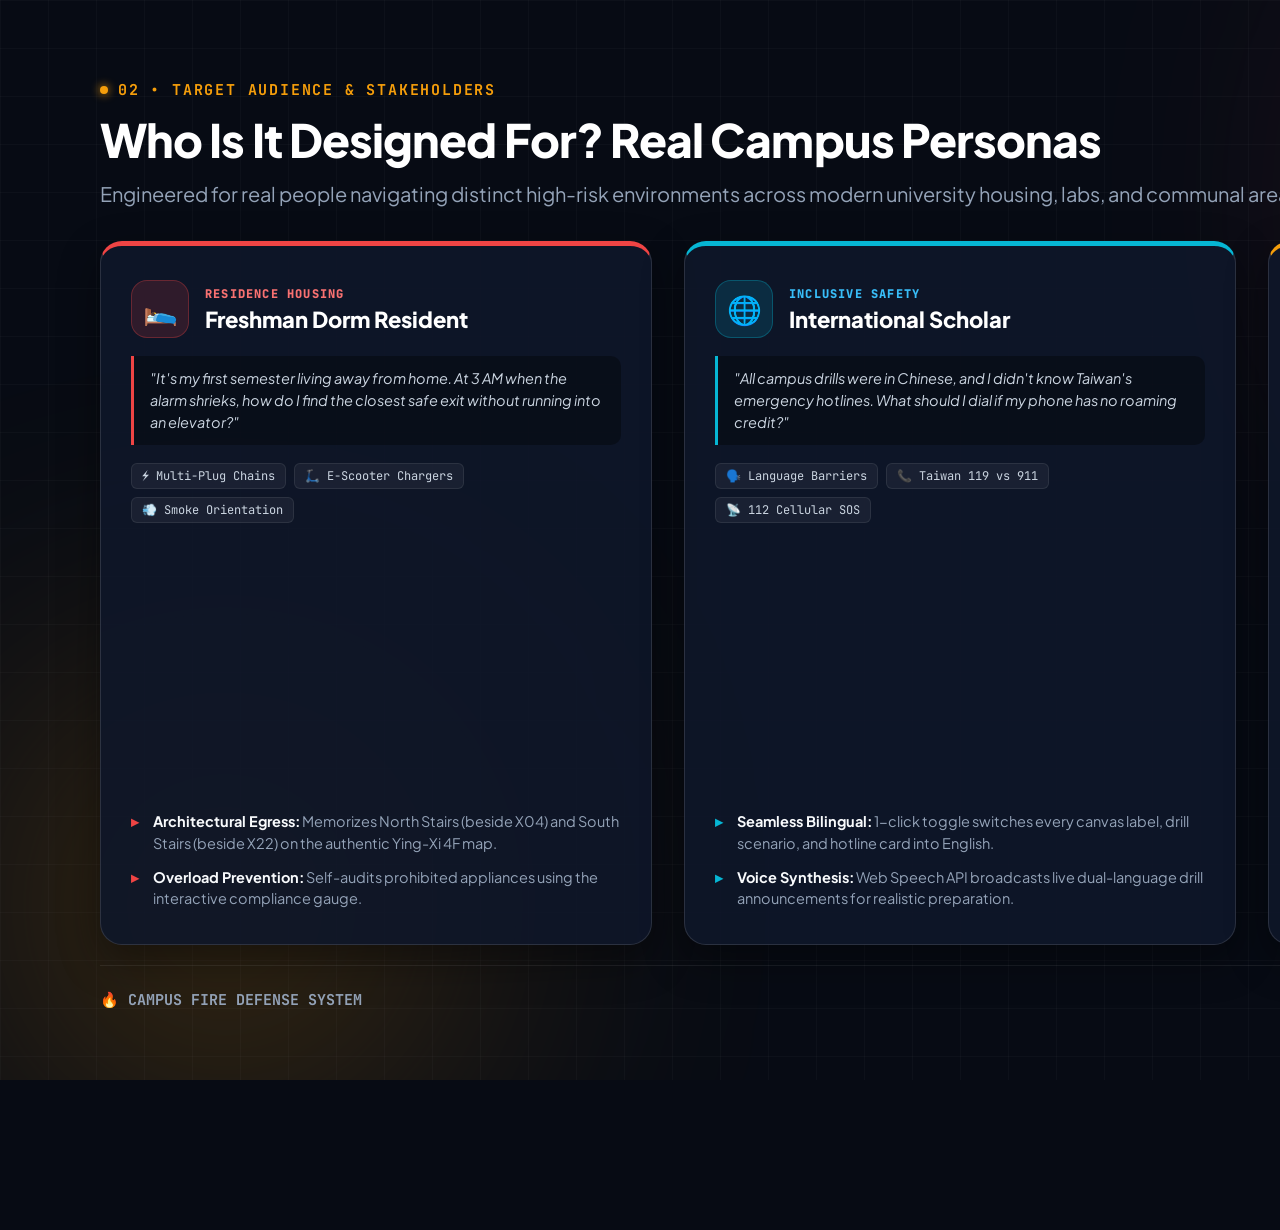
<file: src/presentation/export_slides/slide3.html>
<!DOCTYPE html>
<html lang="en">
<head>
  <meta charset="UTF-8">
  <title>Slide 3 - Who Is It For?</title>
  <link rel="stylesheet" href="slide_theme.css">
  <style>
    .persona-grid {
      display: grid;
      grid-template-columns: repeat(3, 1fr);
      gap: 32px;
      margin: 32px 0 20px;
      flex: 1;
    }
    .persona-card {
      background: rgba(15, 23, 42, 0.9);
      border-radius: 22px;
      padding: 34px 30px;
      display: flex;
      flex-direction: column;
      gap: 18px;
      border: 1px solid rgba(255, 255, 255, 0.12);
      box-shadow: 0 15px 40px rgba(0, 0, 0, 0.4);
      position: relative;
      overflow: hidden;
    }
    .persona-card.red { border-top: 5px solid #ef4444; }
    .persona-card.cyan { border-top: 5px solid #06b6d4; }
    .persona-card.amber { border-top: 5px solid #f59e0b; }

    .persona-header {
      display: flex;
      align-items: center;
      gap: 16px;
    }
    .persona-avatar {
      width: 58px;
      height: 58px;
      border-radius: 16px;
      display: flex;
      align-items: center;
      justify-content: center;
      font-size: 28px;
      flex-shrink: 0;
    }
    .persona-card.red .persona-avatar { background: rgba(239, 68, 68, 0.15); border: 1px solid rgba(239, 68, 68, 0.3); }
    .persona-card.cyan .persona-avatar { background: rgba(6, 182, 212, 0.15); border: 1px solid rgba(6, 182, 212, 0.3); }
    .persona-card.amber .persona-avatar { background: rgba(245, 158, 11, 0.15); border: 1px solid rgba(245, 158, 11, 0.3); }

    .persona-titles {
      display: flex;
      flex-direction: column;
      gap: 4px;
    }
    .persona-role {
      font-family: var(--font-mono);
      font-size: 12px;
      font-weight: 800;
      letter-spacing: 0.1em;
      text-transform: uppercase;
    }
    .persona-card.red .persona-role { color: #f87171; }
    .persona-card.cyan .persona-role { color: #38bdf8; }
    .persona-card.amber .persona-role { color: #fbbf24; }

    .persona-name {
      font-size: 22px;
      font-weight: 800;
      color: #ffffff;
      line-height: 1.2;
    }

    .persona-quote {
      background: rgba(0, 0, 0, 0.35);
      border-left: 3px solid;
      border-radius: 0 10px 10px 0;
      padding: 12px 16px;
      font-size: 14.5px;
      font-style: italic;
      color: #cbd5e1;
      line-height: 1.5;
    }
    .persona-card.red .persona-quote { border-left-color: #ef4444; }
    .persona-card.cyan .persona-quote { border-left-color: #06b6d4; }
    .persona-card.amber .persona-quote { border-left-color: #f59e0b; }

    .hazard-tags {
      display: flex;
      flex-wrap: wrap;
      gap: 8px;
    }
    .h-tag {
      font-family: var(--font-mono);
      font-size: 12px;
      padding: 4px 10px;
      border-radius: 6px;
      background: rgba(255, 255, 255, 0.05);
      color: #cbd5e1;
      border: 1px solid rgba(255, 255, 255, 0.08);
    }

    .takeaways-list {
      list-style: none;
      display: flex;
      flex-direction: column;
      gap: 12px;
      margin-top: auto;
    }
    .takeaways-list li {
      font-size: 14.5px;
      color: #94a3b8;
      line-height: 1.5;
      position: relative;
      padding-left: 22px;
    }
    .takeaways-list li::before {
      content: '▸';
      position: absolute;
      left: 0;
      font-weight: 900;
    }
    .persona-card.red .takeaways-list li::before { color: #ef4444; }
    .persona-card.cyan .takeaways-list li::before { color: #06b6d4; }
    .persona-card.amber .takeaways-list li::before { color: #f59e0b; }
    .takeaways-list li strong { color: #f8fafc; }
  </style>
</head>
<body>
  <div class="glow-orb orb-red"></div>
  <div class="glow-orb orb-amber"></div>
  <div class="bg-grid"></div>

  <div class="slide-frame">
    <div class="header-area">
      <div class="tag-badge"><span class="dot"></span> 02 • TARGET AUDIENCE & STAKEHOLDERS</div>
      <div class="main-title">Who Is It Designed For? Real Campus Personas</div>
      <div class="main-desc">Engineered for real people navigating distinct high-risk environments across modern university housing, labs, and communal areas.</div>
    </div>

    <div class="persona-grid">
      <!-- Persona 1 -->
      <div class="persona-card red">
        <div class="persona-header">
          <div class="persona-avatar">🛌</div>
          <div class="persona-titles">
            <div class="persona-role">RESIDENCE HOUSING</div>
            <div class="persona-name">Freshman Dorm Resident</div>
          </div>
        </div>

        <div class="persona-quote">
          "It's my first semester living away from home. At 3 AM when the alarm shrieks, how do I find the closest safe exit without running into an elevator?"
        </div>

        <div class="hazard-tags">
          <span class="h-tag">⚡ Multi-Plug Chains</span>
          <span class="h-tag">🛴 E-Scooter Chargers</span>
          <span class="h-tag">💨 Smoke Orientation</span>
        </div>

        <ul class="takeaways-list">
          <li><strong>Architectural Egress:</strong> Memorizes North Stairs (beside X04) and South Stairs (beside X22) on the authentic Ying-Xi 4F map.</li>
          <li><strong>Overload Prevention:</strong> Self-audits prohibited appliances using the interactive compliance gauge.</li>
        </ul>
      </div>

      <!-- Persona 2 -->
      <div class="persona-card cyan">
        <div class="persona-header">
          <div class="persona-avatar">🌐</div>
          <div class="persona-titles">
            <div class="persona-role">INCLUSIVE SAFETY</div>
            <div class="persona-name">International Scholar</div>
          </div>
        </div>

        <div class="persona-quote">
          "All campus drills were in Chinese, and I didn't know Taiwan's emergency hotlines. What should I dial if my phone has no roaming credit?"
        </div>

        <div class="hazard-tags">
          <span class="h-tag">🗣️ Language Barriers</span>
          <span class="h-tag">📞 Taiwan 119 vs 911</span>
          <span class="h-tag">📡 112 Cellular SOS</span>
        </div>

        <ul class="takeaways-list">
          <li><strong>Seamless Bilingual:</strong> 1-click toggle switches every canvas label, drill scenario, and hotline card into English.</li>
          <li><strong>Voice Synthesis:</strong> Web Speech API broadcasts live dual-language drill announcements for realistic preparation.</li>
        </ul>
      </div>

      <!-- Persona 3 -->
      <div class="persona-card amber">
        <div class="persona-header">
          <div class="persona-avatar">🔬</div>
          <div class="persona-titles">
            <div class="persona-role">FACILITY SAFETY</div>
            <div class="persona-name">AI Lab & Kitchen Staff</div>
          </div>
        </div>

        <div class="persona-quote">
          "We operate high-wattage GPU server racks and communal gas ranges. Generic fire rules don't address grease fires or chemical solvent storage."
        </div>

        <div class="hazard-tags">
          <span class="h-tag">🍳 Grease Smothering</span>
          <span class="h-tag">💻 GPU Thermal Racks</span>
          <span class="h-tag">🚪 Fire Door Closures</span>
        </div>

        <ul class="takeaways-list">
          <li><strong>Class C Equipment:</strong> Teaches clean-agent CO2 deployment for servers and metal lid slide-on smothering for grease.</li>
          <li><strong>Compliance Score:</strong> Interactive checklist computes empirical room compliance percentage in real time.</li>
        </ul>
      </div>
    </div>

    <div class="footer-stamp">
      <div class="brand">🔥 CAMPUS FIRE DEFENSE SYSTEM</div>
      <div>SLIDE 03 / 06 • TARGET AUDIENCE</div>
    </div>
  </div>
</body>
</html>
</file>
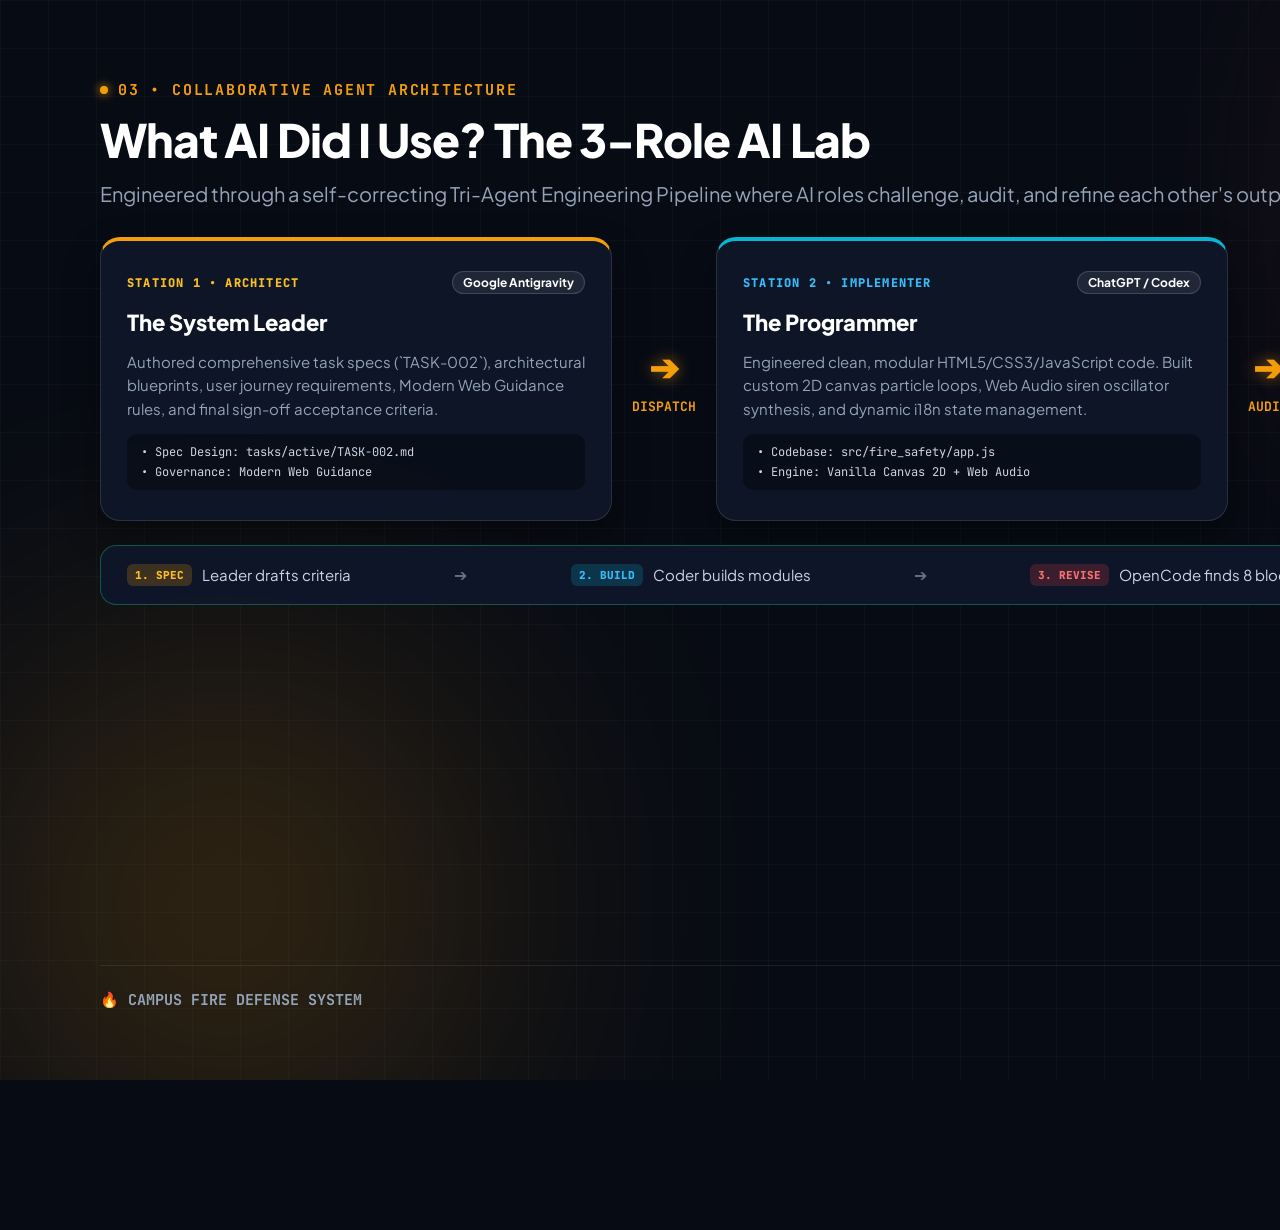
<file: src/presentation/export_slides/slide4.html>
<!DOCTYPE html>
<html lang="en">
<head>
  <meta charset="UTF-8">
  <title>Slide 4 - What AI Did I Use?</title>
  <link rel="stylesheet" href="slide_theme.css">
  <style>
    .architecture-workbench {
      display: flex;
      flex-direction: column;
      gap: 24px;
      margin: 28px 0 20px;
      flex: 1;
    }
    .stations-row {
      display: grid;
      grid-template-columns: 1fr auto 1fr auto 1fr;
      align-items: center;
      gap: 20px;
    }
    .connector-node {
      display: flex;
      flex-direction: column;
      align-items: center;
      gap: 6px;
      color: #f59e0b;
      font-family: var(--font-mono);
      font-size: 13px;
      font-weight: 700;
    }
    .connector-arrow {
      font-size: 36px;
      text-shadow: 0 0 15px rgba(245, 158, 11, 0.6);
    }
    .station-card {
      background: rgba(15, 23, 42, 0.9);
      border-radius: 20px;
      padding: 30px 26px;
      display: flex;
      flex-direction: column;
      gap: 14px;
      border: 1px solid rgba(255, 255, 255, 0.12);
      box-shadow: 0 15px 35px rgba(0, 0, 0, 0.4);
      border-top: 4px solid;
    }
    .station-card.amber { border-top-color: #f59e0b; }
    .station-card.cyan { border-top-color: #06b6d4; }
    .station-card.emerald { border-top-color: #10b981; }

    .station-badge {
      display: flex;
      justify-content: space-between;
      align-items: center;
    }
    .s-role {
      font-family: var(--font-mono);
      font-size: 12px;
      font-weight: 800;
      letter-spacing: 0.1em;
      text-transform: uppercase;
    }
    .station-card.amber .s-role { color: #fbbf24; }
    .station-card.cyan .s-role { color: #38bdf8; }
    .station-card.emerald .s-role { color: #34d399; }

    .s-model {
      font-size: 12px;
      font-weight: 700;
      background: rgba(255, 255, 255, 0.08);
      border: 1px solid rgba(255, 255, 255, 0.15);
      padding: 3px 10px;
      border-radius: 9999px;
      color: #ffffff;
    }
    .s-title {
      font-size: 22px;
      font-weight: 800;
      color: #ffffff;
    }
    .s-desc {
      font-size: 15px;
      color: #94a3b8;
      line-height: 1.55;
    }
    .s-specs {
      background: rgba(0, 0, 0, 0.35);
      border-radius: 10px;
      padding: 10px 14px;
      display: flex;
      flex-direction: column;
      gap: 4px;
      font-family: var(--font-mono);
      font-size: 12px;
      color: #cbd5e1;
    }

    /* Feedback loop bottom bar */
    .loop-banner {
      background: rgba(15, 23, 42, 0.95);
      border: 1px solid rgba(16, 185, 129, 0.4);
      border-radius: 16px;
      padding: 18px 26px;
      display: flex;
      align-items: center;
      justify-content: space-between;
      gap: 20px;
    }
    .loop-step {
      display: flex;
      align-items: center;
      gap: 10px;
      font-size: 15px;
      color: #cbd5e1;
    }
    .step-pill {
      font-family: var(--font-mono);
      font-size: 11px;
      font-weight: 800;
      padding: 4px 8px;
      border-radius: 6px;
    }
    .step-pill.draft { background: rgba(245, 158, 11, 0.2); color: #fbbf24; }
    .step-pill.code { background: rgba(6, 182, 212, 0.2); color: #38bdf8; }
    .step-pill.revise { background: rgba(239, 68, 68, 0.2); color: #f87171; }
    .step-pill.pass { background: rgba(16, 185, 129, 0.2); color: #34d399; }
  </style>
</head>
<body>
  <div class="glow-orb orb-red"></div>
  <div class="glow-orb orb-amber"></div>
  <div class="bg-grid"></div>

  <div class="slide-frame">
    <div class="header-area">
      <div class="tag-badge"><span class="dot"></span> 03 • COLLABORATIVE AGENT ARCHITECTURE</div>
      <div class="main-title">What AI Did I Use? The 3-Role AI Lab</div>
      <div class="main-desc">Engineered through a self-correcting Tri-Agent Engineering Pipeline where AI roles challenge, audit, and refine each other's output.</div>
    </div>

    <div class="architecture-workbench">
      <div class="stations-row">
        <!-- Station 1 -->
        <div class="station-card amber">
          <div class="station-badge">
            <span class="s-role">STATION 1 • ARCHITECT</span>
            <span class="s-model">Google Antigravity</span>
          </div>
          <div class="s-title">The System Leader</div>
          <div class="s-desc">Authored comprehensive task specs (`TASK-002`), architectural blueprints, user journey requirements, Modern Web Guidance rules, and final sign-off acceptance criteria.</div>
          <div class="s-specs">
            <span>• Spec Design: tasks/active/TASK-002.md</span>
            <span>• Governance: Modern Web Guidance</span>
          </div>
        </div>

        <div class="connector-node">
          <span class="connector-arrow">➔</span>
          <span>DISPATCH</span>
        </div>

        <!-- Station 2 -->
        <div class="station-card cyan">
          <div class="station-badge">
            <span class="s-role">STATION 2 • IMPLEMENTER</span>
            <span class="s-model">ChatGPT / Codex</span>
          </div>
          <div class="s-title">The Programmer</div>
          <div class="s-desc">Engineered clean, modular HTML5/CSS3/JavaScript code. Built custom 2D canvas particle loops, Web Audio siren oscillator synthesis, and dynamic i18n state management.</div>
          <div class="s-specs">
            <span>• Codebase: src/fire_safety/app.js</span>
            <span>• Engine: Vanilla Canvas 2D + Web Audio</span>
          </div>
        </div>

        <div class="connector-node">
          <span class="connector-arrow">➔</span>
          <span>AUDIT</span>
        </div>

        <!-- Station 3 -->
        <div class="station-card emerald">
          <div class="station-badge">
            <span class="s-role">STATION 3 • AUDITOR</span>
            <span class="s-model">OpenCode CLI</span>
          </div>
          <div class="s-title">The Double Checker</div>
          <div class="s-desc">Conducted automated headless audits on the generated codebase: syntax checks, rendering viewports at 800×654 and 1296×886, console logs, and empirical life-safety facts.</div>
          <div class="s-specs">
            <span>• Runner: scripts/review.ps1 (v2.2.5)</span>
            <span>• Checks: Lighthouse, Console, Facts</span>
          </div>
        </div>
      </div>

      <!-- Closed-Loop Governance Banner -->
      <div class="loop-banner">
        <div class="loop-step">
          <span class="step-pill draft">1. SPEC</span>
          <span>Leader drafts criteria</span>
        </div>
        <span style="color:#64748b;">➔</span>
        <div class="loop-step">
          <span class="step-pill code">2. BUILD</span>
          <span>Coder builds modules</span>
        </div>
        <span style="color:#64748b;">➔</span>
        <div class="loop-step">
          <span class="step-pill revise">3. REVISE</span>
          <span>OpenCode finds 8 blockers</span>
        </div>
        <span style="color:#64748b;">➔</span>
        <div class="loop-step">
          <span class="step-pill pass">4. PASS</span>
          <span>All resolved & APPROVED</span>
        </div>
      </div>
    </div>

    <div class="footer-stamp">
      <div class="brand">🔥 CAMPUS FIRE DEFENSE SYSTEM</div>
      <div>SLIDE 04 / 06 • AI ENGINEERING ARCHITECTURE</div>
    </div>
  </div>
</body>
</html>
</file>
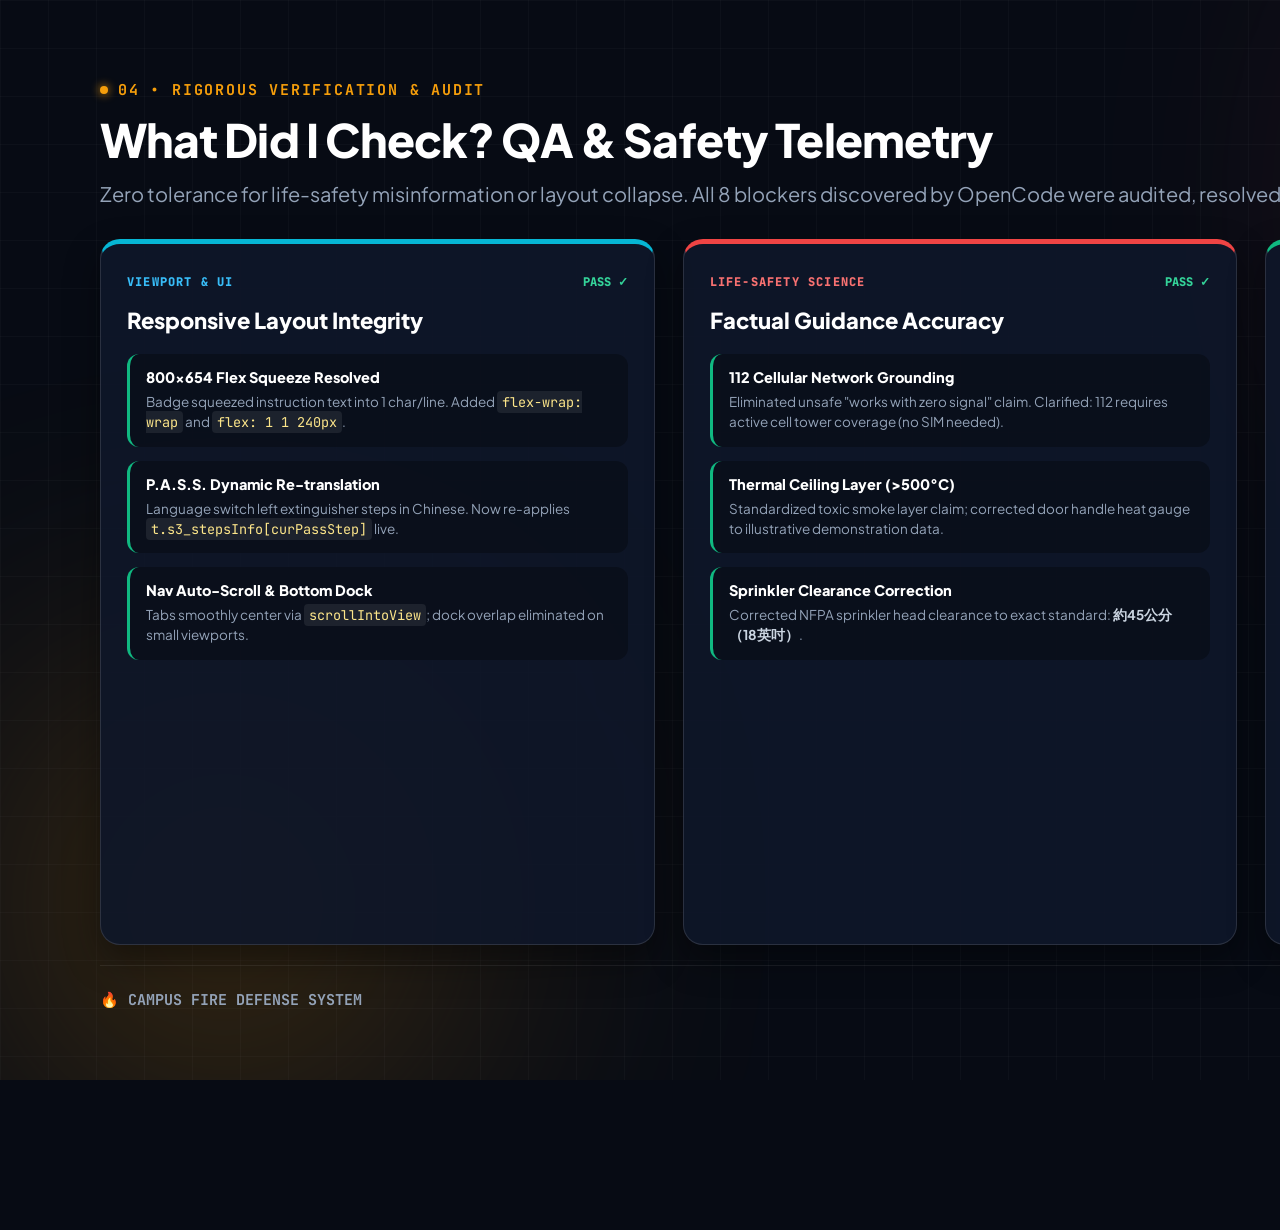
<file: src/presentation/export_slides/slide5.html>
<!DOCTYPE html>
<html lang="en">
<head>
  <meta charset="UTF-8">
  <title>Slide 5 - What Did I Check?</title>
  <link rel="stylesheet" href="slide_theme.css">
  <style>
    .telemetry-dashboard {
      display: grid;
      grid-template-columns: repeat(3, 1fr);
      gap: 28px;
      margin: 30px 0 20px;
      flex: 1;
    }
    .pillar-col {
      background: rgba(15, 23, 42, 0.9);
      border-radius: 20px;
      padding: 30px 26px;
      display: flex;
      flex-direction: column;
      gap: 16px;
      border: 1px solid rgba(255, 255, 255, 0.12);
      box-shadow: 0 15px 35px rgba(0, 0, 0, 0.4);
      position: relative;
    }
    .pillar-col.ui { border-top: 5px solid #06b6d4; }
    .pillar-col.science { border-top: 5px solid #ef4444; }
    .pillar-col.map { border-top: 5px solid #10b981; }

    .pillar-header {
      display: flex;
      justify-content: space-between;
      align-items: center;
    }
    .pillar-tag {
      font-family: var(--font-mono);
      font-size: 12px;
      font-weight: 800;
      letter-spacing: 0.1em;
      text-transform: uppercase;
    }
    .pillar-col.ui .pillar-tag { color: #38bdf8; }
    .pillar-col.science .pillar-tag { color: #f87171; }
    .pillar-col.map .pillar-tag { color: #34d399; }

    .pillar-title {
      font-size: 22px;
      font-weight: 800;
      color: #ffffff;
    }

    .diff-list {
      display: flex;
      flex-direction: column;
      gap: 14px;
      margin-top: 4px;
    }
    .diff-card {
      background: rgba(0, 0, 0, 0.3);
      border-radius: 12px;
      padding: 14px 16px;
      display: flex;
      flex-direction: column;
      gap: 6px;
      border-left: 3px solid #10b981;
    }
    .diff-title {
      font-size: 14.5px;
      font-weight: 800;
      color: #ffffff;
    }
    .diff-fix {
      font-size: 13.5px;
      color: #94a3b8;
      line-height: 1.5;
    }
    .diff-fix strong { color: #cbd5e1; }
    .diff-fix code {
      font-family: var(--font-mono);
      background: rgba(255, 255, 255, 0.08);
      padding: 2px 5px;
      border-radius: 4px;
      color: #fde68a;
    }
  </style>
</head>
<body>
  <div class="glow-orb orb-red"></div>
  <div class="glow-orb orb-amber"></div>
  <div class="bg-grid"></div>

  <div class="slide-frame">
    <div class="header-area">
      <div class="tag-badge"><span class="dot"></span> 04 • RIGOROUS VERIFICATION & AUDIT</div>
      <div class="main-title">What Did I Check? QA & Safety Telemetry</div>
      <div class="main-desc">Zero tolerance for life-safety misinformation or layout collapse. All 8 blockers discovered by OpenCode were audited, resolved, and signed off.</div>
    </div>

    <div class="telemetry-dashboard">
      <!-- Pillar 1 -->
      <div class="pillar-col ui">
        <div class="pillar-header">
          <span class="pillar-tag">VIEWPORT & UI</span>
          <span style="color:#34d399; font-weight:800; font-size:12px; font-family:var(--font-mono);">PASS ✓</span>
        </div>
        <div class="pillar-title">Responsive Layout Integrity</div>

        <div class="diff-list">
          <div class="diff-card">
            <div class="diff-title">800×654 Flex Squeeze Resolved</div>
            <div class="diff-fix">Badge squeezed instruction text into 1 char/line. Added <code>flex-wrap: wrap</code> and <code>flex: 1 1 240px</code>.</div>
          </div>
          <div class="diff-card">
            <div class="diff-title">P.A.S.S. Dynamic Re-translation</div>
            <div class="diff-fix">Language switch left extinguisher steps in Chinese. Now re-applies <code>t.s3_stepsInfo[curPassStep]</code> live.</div>
          </div>
          <div class="diff-card">
            <div class="diff-title">Nav Auto-Scroll & Bottom Dock</div>
            <div class="diff-fix">Tabs smoothly center via <code>scrollIntoView</code>; dock overlap eliminated on small viewports.</div>
          </div>
        </div>
      </div>

      <!-- Pillar 2 -->
      <div class="pillar-col science">
        <div class="pillar-header">
          <span class="pillar-tag">LIFE-SAFETY SCIENCE</span>
          <span style="color:#34d399; font-weight:800; font-size:12px; font-family:var(--font-mono);">PASS ✓</span>
        </div>
        <div class="pillar-title">Factual Guidance Accuracy</div>

        <div class="diff-list">
          <div class="diff-card">
            <div class="diff-title">112 Cellular Network Grounding</div>
            <div class="diff-fix">Eliminated unsafe "works with zero signal" claim. Clarified: 112 requires active cell tower coverage (no SIM needed).</div>
          </div>
          <div class="diff-card">
            <div class="diff-title">Thermal Ceiling Layer (>500°C)</div>
            <div class="diff-fix">Standardized toxic smoke layer claim; corrected door handle heat gauge to illustrative demonstration data.</div>
          </div>
          <div class="diff-card">
            <div class="diff-title">Sprinkler Clearance Correction</div>
            <div class="diff-fix">Corrected NFPA sprinkler head clearance to exact standard: <strong>約45公分（18英吋）</strong>.</div>
          </div>
        </div>
      </div>

      <!-- Pillar 3 -->
      <div class="pillar-col map">
        <div class="pillar-header">
          <span class="pillar-tag">ARCHITECTURAL EGRESS</span>
          <span style="color:#34d399; font-weight:800; font-size:12px; font-family:var(--font-mono);">PASS ✓</span>
        </div>
        <div class="pillar-title">Real Floorplan Precision</div>

        <div class="diff-list">
          <div class="diff-card">
            <div class="diff-title">Evacuees Rerouted From Elevators</div>
            <div class="diff-fix">Corrected student animation path that walked into the lift; re-targeted directly to <strong>North Stairs (234, 28)</strong>.</div>
          </div>
          <div class="diff-card">
            <div class="diff-title">North Stairs vs "East Stairs" Fix</div>
            <div class="diff-fix">Resolved contradiction across spec and Drill 3 to North Stairs beside X04 (above Lift) with South Stairs as backup.</div>
          </div>
          <div class="diff-card">
            <div class="diff-title">Ying-Xi 4F Physical Map Fidelity</div>
            <div class="diff-fix">Confirmed odd room numbers on west wing (X31-X43) and omission of X15 reflect verified architectural truth.</div>
          </div>
        </div>
      </div>
    </div>

    <div class="footer-stamp">
      <div class="brand">🔥 CAMPUS FIRE DEFENSE SYSTEM</div>
      <div>SLIDE 05 / 06 • QA & AUDIT TELEMETRY</div>
    </div>
  </div>
</body>
</html>
</file>
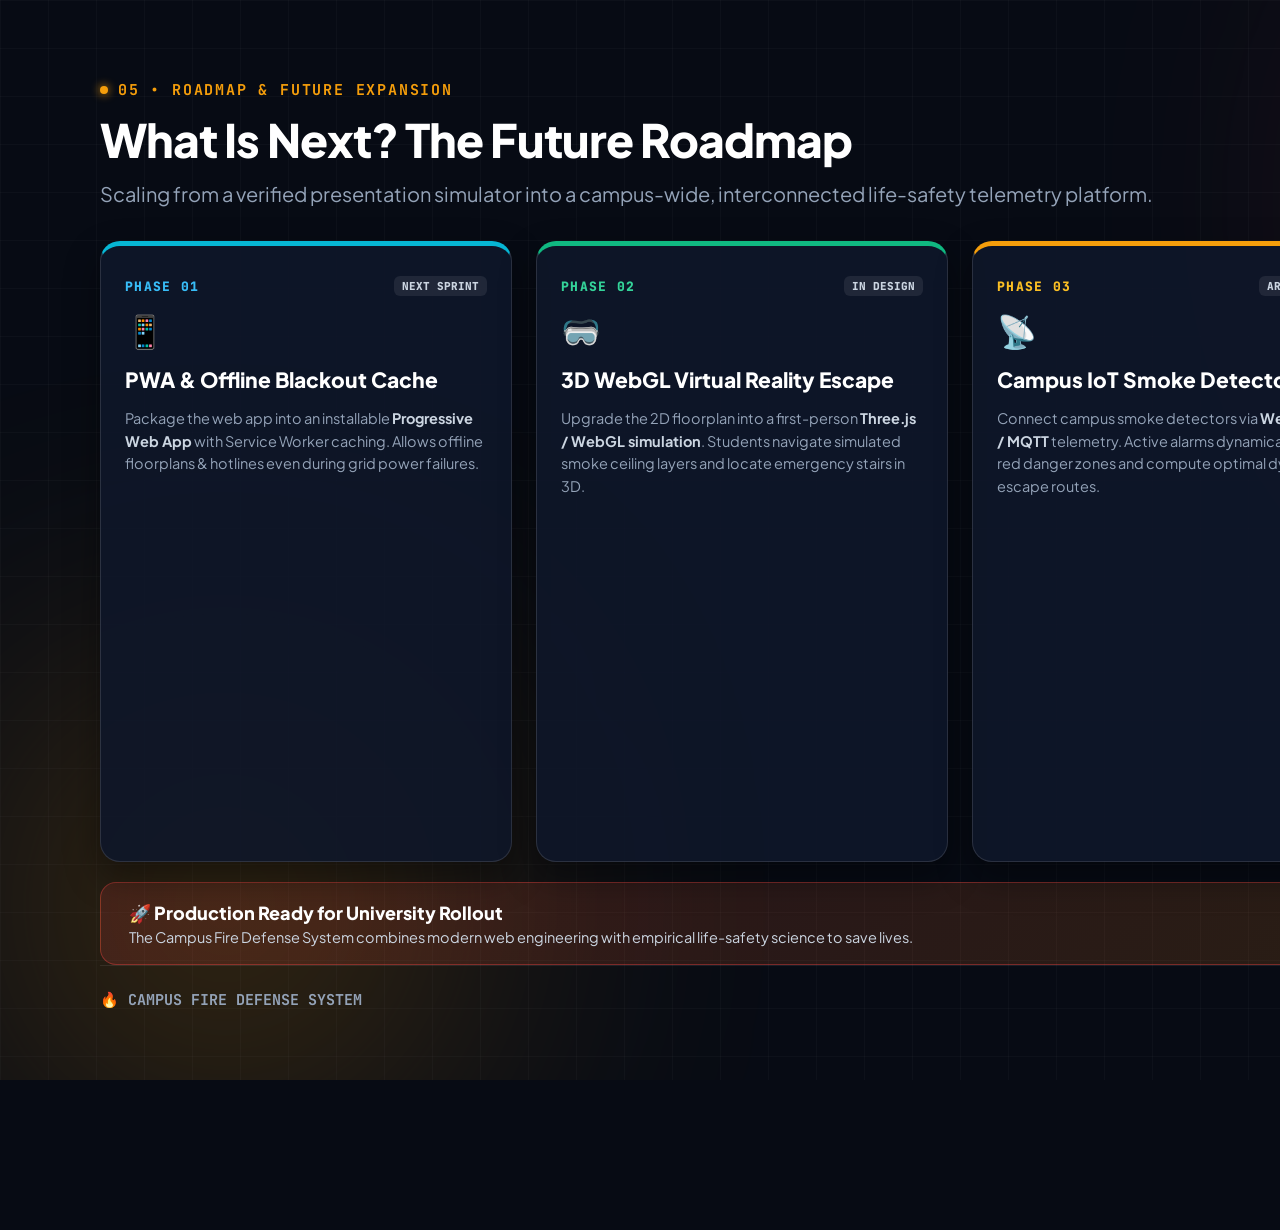
<file: src/presentation/export_slides/slide6.html>
<!DOCTYPE html>
<html lang="en">
<head>
  <meta charset="UTF-8">
  <title>Slide 6 - What Is Next?</title>
  <link rel="stylesheet" href="slide_theme.css">
  <style>
    .roadmap-track {
      display: grid;
      grid-template-columns: repeat(4, 1fr);
      gap: 24px;
      margin: 32px 0 20px;
      flex: 1;
    }
    .phase-card {
      background: rgba(15, 23, 42, 0.9);
      border-radius: 20px;
      padding: 30px 24px;
      display: flex;
      flex-direction: column;
      gap: 14px;
      border: 1px solid rgba(255, 255, 255, 0.12);
      box-shadow: 0 15px 35px rgba(0, 0, 0, 0.4);
      border-top: 5px solid;
      position: relative;
    }
    .phase-card.p1 { border-top-color: #06b6d4; }
    .phase-card.p2 { border-top-color: #10b981; }
    .phase-card.p3 { border-top-color: #f59e0b; }
    .phase-card.p4 { border-top-color: #ef4444; }

    .phase-header {
      display: flex;
      justify-content: space-between;
      align-items: center;
    }
    .phase-num {
      font-family: var(--font-mono);
      font-size: 13px;
      font-weight: 800;
      letter-spacing: 0.1em;
    }
    .phase-card.p1 .phase-num { color: #38bdf8; }
    .phase-card.p2 .phase-num { color: #34d399; }
    .phase-card.p3 .phase-num { color: #fbbf24; }
    .phase-card.p4 .phase-num { color: #f87171; }

    .status-badge {
      font-family: var(--font-mono);
      font-size: 11px;
      font-weight: 800;
      padding: 3px 8px;
      border-radius: 6px;
      background: rgba(255, 255, 255, 0.08);
      color: #cbd5e1;
    }

    .phase-icon {
      font-size: 32px;
      margin-bottom: 2px;
    }
    .phase-title {
      font-size: 21px;
      font-weight: 800;
      color: #ffffff;
      line-height: 1.25;
    }
    .phase-desc {
      font-size: 14.5px;
      color: #94a3b8;
      line-height: 1.55;
    }
    .phase-desc strong { color: #cbd5e1; }

    .vision-callout {
      background: linear-gradient(135deg, rgba(239, 68, 68, 0.15), rgba(245, 158, 11, 0.15));
      border: 1px solid rgba(239, 68, 68, 0.4);
      border-radius: 16px;
      padding: 18px 28px;
      display: flex;
      justify-content: space-between;
      align-items: center;
    }
    .vision-left {
      display: flex;
      flex-direction: column;
      gap: 4px;
    }
    .vision-title {
      font-size: 18px;
      font-weight: 800;
      color: #ffffff;
    }
    .vision-text {
      font-size: 14.5px;
      color: #cbd5e1;
    }
    .vision-btn {
      background: var(--accent-red);
      color: #fff;
      font-weight: 800;
      font-size: 14px;
      padding: 10px 20px;
      border-radius: 8px;
      text-decoration: none;
      box-shadow: 0 0 15px rgba(239, 68, 68, 0.4);
      white-space: nowrap;
    }
  </style>
</head>
<body>
  <div class="glow-orb orb-red"></div>
  <div class="glow-orb orb-amber"></div>
  <div class="bg-grid"></div>

  <div class="slide-frame">
    <div class="header-area">
      <div class="tag-badge"><span class="dot"></span> 05 • ROADMAP & FUTURE EXPANSION</div>
      <div class="main-title">What Is Next? The Future Roadmap</div>
      <div class="main-desc">Scaling from a verified presentation simulator into a campus-wide, interconnected life-safety telemetry platform.</div>
    </div>

    <div class="roadmap-track">
      <!-- Phase 1 -->
      <div class="phase-card p1">
        <div class="phase-header">
          <span class="phase-num">PHASE 01</span>
          <span class="status-badge">NEXT SPRINT</span>
        </div>
        <div class="phase-icon">📱</div>
        <div class="phase-title">PWA & Offline Blackout Cache</div>
        <div class="phase-desc">
          Package the web app into an installable <strong>Progressive Web App</strong> with Service Worker caching. Allows offline floorplans & hotlines even during grid power failures.
        </div>
      </div>

      <!-- Phase 2 -->
      <div class="phase-card p2">
        <div class="phase-header">
          <span class="phase-num">PHASE 02</span>
          <span class="status-badge">IN DESIGN</span>
        </div>
        <div class="phase-icon">🥽</div>
        <div class="phase-title">3D WebGL Virtual Reality Escape</div>
        <div class="phase-desc">
          Upgrade the 2D floorplan into a first-person <strong>Three.js / WebGL simulation</strong>. Students navigate simulated smoke ceiling layers and locate emergency stairs in 3D.
        </div>
      </div>

      <!-- Phase 3 -->
      <div class="phase-card p3">
        <div class="phase-header">
          <span class="phase-num">PHASE 03</span>
          <span class="status-badge">ARCHITECTURE</span>
        </div>
        <div class="phase-icon">📡</div>
        <div class="phase-title">Campus IoT Smoke Detector Mesh</div>
        <div class="phase-desc">
          Connect campus smoke detectors via <strong>WebSockets / MQTT</strong> telemetry. Active alarms dynamically highlight red danger zones and compute optimal dynamic escape routes.
        </div>
      </div>

      <!-- Phase 4 -->
      <div class="phase-card p4">
        <div class="phase-header">
          <span class="phase-num">PHASE 04</span>
          <span class="status-badge">COMMUNITY</span>
        </div>
        <div class="phase-icon">🏆</div>
        <div class="phase-title">Gamified Inter-Dorm Drill Cup</div>
        <div class="phase-desc">
          Turn safety compliance into an annual <strong>inter-residence competition</strong>. Floors completing audits and drills unlock certified campus life-safety badges.
        </div>
      </div>
    </div>

    <div class="vision-callout">
      <div class="vision-left">
        <div class="vision-title">🚀 Production Ready for University Rollout</div>
        <div class="vision-text">The Campus Fire Defense System combines modern web engineering with empirical life-safety science to save lives.</div>
      </div>
      <div class="vision-btn">APPROVED FOR DEPLOYMENT</div>
    </div>

    <div class="footer-stamp">
      <div class="brand">🔥 CAMPUS FIRE DEFENSE SYSTEM</div>
      <div>SLIDE 06 / 06 • FUTURE ROADMAP</div>
    </div>
  </div>
</body>
</html>
</file>
<file: src/fire_safety/styles.css>
/* ==========================================================================
   Campus & Dorm Fire Safety System - Multi-Page Slide Presentation Edition
   ========================================================================== */

:root {
  --bg-core: #090d16;
  --bg-surface: #111827;
  --bg-card: rgba(17, 24, 39, 0.85);
  --bg-glass: rgba(255, 255, 255, 0.04);

  --border-subtle: rgba(255, 255, 255, 0.09);
  --border-active: rgba(239, 68, 68, 0.5);

  --accent-fire: #ef4444;
  --accent-fire-glow: rgba(239, 68, 68, 0.4);
  --accent-warn: #f59e0b;
  --accent-safe: #10b981;
  --accent-cyan: #06b6d4;

  --text-main: #f9fafb;
  --text-secondary: #9ca3af;
  --text-muted: #6b7280;

  --radius-sm: 8px;
  --radius-md: 14px;
  --radius-lg: 20px;
  --radius-pill: 9999px;

  --transition-slide: 0.85s cubic-bezier(0.16, 1, 0.3, 1);
  --transition-fast: 0.2s ease;
}

*, *::before, *::after {
  box-sizing: border-box;
  margin: 0;
  padding: 0;
}

html, body {
  width: 100%;
  height: 100%;
  overflow-x: hidden;
  background-color: var(--bg-core);
  color: var(--text-main);
  font-family: system-ui, -apple-system, BlinkMacSystemFont, 'Segoe UI', Roboto, Helvetica, Arial, sans-serif;
  line-height: 1.5;
  background-attachment: fixed;
  position: relative;
}

/* ==========================================================================
   AMBIENT INTERACTIVE BACKGROUND & BLUEPRINT MESH
   ========================================================================== */
#ambientBgCanvas {
  position: fixed;
  top: 0;
  left: 0;
  width: 100vw;
  height: 100vh;
  z-index: -3;
  pointer-events: none;
}

.blueprint-grid-overlay {
  position: fixed;
  top: 0;
  left: 0;
  width: 100vw;
  height: 100vh;
  z-index: -2;
  pointer-events: none;
  background-image: 
    linear-gradient(to right, rgba(255, 255, 255, 0.02) 1px, transparent 1px),
    linear-gradient(to bottom, rgba(255, 255, 255, 0.02) 1px, transparent 1px);
  background-size: 48px 48px;
}

/* Floating Ambient Aurora Glow Orbs */
.aurora-orb {
  position: fixed;
  border-radius: 50%;
  filter: blur(100px);
  z-index: -2;
  pointer-events: none;
  opacity: 0.32;
  will-change: transform;
}

.orb-1 {
  top: 5%;
  left: 10%;
  width: 500px;
  height: 500px;
  background: radial-gradient(circle, rgba(239, 68, 68, 0.4) 0%, transparent 70%);
  animation: orbFloat1 18s ease-in-out infinite alternate;
}

.orb-2 {
  bottom: 8%;
  right: 12%;
  width: 540px;
  height: 540px;
  background: radial-gradient(circle, rgba(245, 158, 11, 0.3) 0%, transparent 70%);
  animation: orbFloat2 24s ease-in-out infinite alternate;
}

.orb-3 {
  top: 40%;
  right: 30%;
  width: 420px;
  height: 420px;
  background: radial-gradient(circle, rgba(6, 182, 212, 0.22) 0%, transparent 70%);
  animation: orbFloat3 22s ease-in-out infinite alternate;
}

@keyframes orbFloat1 {
  0% { transform: translate(0, 0) scale(1); }
  50% { transform: translate(70px, 50px) scale(1.15); }
  100% { transform: translate(-30px, 80px) scale(0.92); }
}

@keyframes orbFloat2 {
  0% { transform: translate(0, 0) scale(1); }
  50% { transform: translate(-60px, -50px) scale(1.18); }
  100% { transform: translate(40px, -30px) scale(0.88); }
}

@keyframes orbFloat3 {
  0% { transform: translate(0, 0) scale(0.9); }
  50% { transform: translate(-45px, 45px) scale(1.12); }
  100% { transform: translate(50px, -25px) scale(1.0); }
}

/* ==========================================================================
   DIRECTIONAL PAGE-WIPE ENERGY SWEEP TRANSITION
   ========================================================================== */
.page-wipe-sweep {
  position: fixed;
  top: 0;
  left: 0;
  width: 100vw;
  height: 100vh;
  z-index: 9999;
  pointer-events: none;
  opacity: 0;
}

.page-wipe-sweep.sweep-forward {
  animation: wipeForward 0.75s cubic-bezier(0.16, 1, 0.3, 1) forwards;
}

.page-wipe-sweep.sweep-backward {
  animation: wipeBackward 0.75s cubic-bezier(0.16, 1, 0.3, 1) forwards;
}

@keyframes wipeForward {
  0% {
    opacity: 0.75;
    background: linear-gradient(90deg, transparent 0%, rgba(239, 68, 68, 0.2) 60%, rgba(245, 158, 11, 0.35) 100%);
    transform: translateX(-100%);
  }
  45% {
    opacity: 0.85;
  }
  100% {
    opacity: 0;
    transform: translateX(100%);
  }
}

@keyframes wipeBackward {
  0% {
    opacity: 0.75;
    background: linear-gradient(270deg, transparent 0%, rgba(239, 68, 68, 0.2) 60%, rgba(245, 158, 11, 0.35) 100%);
    transform: translateX(100%);
  }
  45% {
    opacity: 0.85;
  }
  100% {
    opacity: 0;
    transform: translateX(-100%);
  }
}

/* ==========================================================================
   1. CLEAN TOP NAVIGATION BAR (Fixed text wrapping issue)
   ========================================================================== */
header {
  position: sticky;
  top: 0;
  z-index: 1000;
  height: 68px;
  background: rgba(9, 13, 22, 0.94);
  backdrop-filter: blur(16px);
  -webkit-backdrop-filter: blur(16px);
  border-bottom: 1px solid var(--border-subtle);
  display: flex;
  align-items: center;
}

.nav-container {
  width: 100%;
  max-width: 1400px;
  margin: 0 auto;
  padding: 0 1.25rem;
  display: flex;
  align-items: center;
  justify-content: space-between;
  gap: 1rem;
}

.brand {
  display: flex;
  align-items: center;
  gap: 0.6rem;
  font-weight: 800;
  font-size: 1.1rem;
  color: #fff;
  text-decoration: none;
  white-space: nowrap;
  flex-shrink: 0;
}

.brand-icon {
  width: 34px;
  height: 34px;
  background: linear-gradient(135deg, var(--accent-fire), var(--accent-warn));
  border-radius: 9px;
  display: flex;
  align-items: center;
  justify-content: center;
  font-size: 1.15rem;
  box-shadow: 0 0 12px var(--accent-fire-glow);
}

/* Concise, single-line tabs */
.nav-tabs-wrapper {
  overflow-x: auto;
  scrollbar-width: none;
  -ms-overflow-style: none;
  display: flex;
  justify-content: center;
  flex: 1;
}

.nav-tabs-wrapper::-webkit-scrollbar {
  display: none;
}

.nav-tabs {
  display: flex;
  align-items: center;
  gap: 0.35rem;
  background: rgba(255, 255, 255, 0.04);
  padding: 0.25rem 0.35rem;
  border-radius: var(--radius-pill);
  border: 1px solid var(--border-subtle);
  list-style: none;
  white-space: nowrap;
}

.nav-tab-btn {
  background: transparent;
  border: none;
  color: var(--text-secondary);
  font-size: 0.82rem;
  font-weight: 600;
  padding: 0.42rem 0.85rem;
  border-radius: var(--radius-pill);
  cursor: pointer;
  transition: all var(--transition-fast);
  display: flex;
  align-items: center;
  gap: 0.4rem;
  white-space: nowrap;
}

.nav-tab-btn:hover {
  color: #fff;
  background: rgba(255, 255, 255, 0.08);
}

.nav-tab-btn.active {
  background: var(--accent-fire);
  color: #fff;
  box-shadow: 0 0 12px var(--accent-fire-glow);
}

.nav-actions {
  display: flex;
  align-items: center;
  gap: 0.6rem;
  flex-shrink: 0;
}

.lang-toggle-btn {
  background: rgba(255, 255, 255, 0.08);
  color: #fff;
  border: 1px solid var(--border-subtle);
  font-weight: 700;
  font-size: 0.82rem;
  padding: 0.42rem 0.85rem;
  border-radius: var(--radius-pill);
  cursor: pointer;
  display: flex;
  align-items: center;
  gap: 0.4rem;
  transition: all var(--transition-fast);
  white-space: nowrap;
}

.lang-toggle-btn:hover {
  background: rgba(255, 255, 255, 0.16);
  border-color: rgba(255, 255, 255, 0.3);
  transform: translateY(-1px);
}

.alarm-toggle-btn {
  background: rgba(239, 68, 68, 0.15);
  color: #fca5a5;
  border: 1px solid rgba(239, 68, 68, 0.35);
  font-weight: 700;
  font-size: 0.82rem;
  padding: 0.45rem 0.9rem;
  border-radius: var(--radius-pill);
  cursor: pointer;
  display: flex;
  align-items: center;
  gap: 0.4rem;
  white-space: nowrap;
  transition: all var(--transition-fast);
}

.alarm-toggle-btn:hover {
  background: var(--accent-fire);
  color: white;
  box-shadow: 0 0 16px var(--accent-fire-glow);
}

/* ==========================================================================
   2. PRESENTATION SLIDER VIEWPORT & TRANSITIONS
   ========================================================================== */
.slider-wrapper {
  position: relative;
  width: 100%;
  height: calc(100vh - 68px);
  overflow: hidden;
}

.slider-track {
  display: flex;
  width: 900%; /* 9 sections */
  height: 100%;
  transition: transform var(--transition-slide);
  will-change: transform;
}

.slide-section {
  width: calc(100% / 9); /* 100% / 9 sections */
  height: 100%;
  overflow-y: auto;
  padding: 2rem 1.5rem 6.5rem;
  display: flex;
  flex-direction: column;
  align-items: center;
  perspective: 1200px;
}

@media (max-height: 720px) {
  .slide-section {
    padding-bottom: 7.5rem;
  }
}

.slide-content {
  width: 100%;
  max-width: 1180px;
  margin: 0 auto;
}

/* ==========================================================================
   BLOCK-BY-BLOCK SMOOTH ENTRANCE ANIMATION (Page building transition)
   ========================================================================== */
@keyframes blockCascadeIn {
  0% {
    opacity: 0;
    transform: translateX(36px);
  }
  100% {
    opacity: 1;
    transform: translateX(0);
  }
}

.anim-block {
  opacity: 0;
  transform: translateX(36px);
  will-change: transform, opacity;
}

.slide-section.active .anim-block {
  animation: blockCascadeIn 0.62s cubic-bezier(0.16, 1, 0.3, 1) forwards;
}

.slide-section.active .anim-d1 { animation-delay: 0.06s; }
.slide-section.active .anim-d2 { animation-delay: 0.14s; }
.slide-section.active .anim-d3 { animation-delay: 0.22s; }
.slide-section.active .anim-d4 { animation-delay: 0.30s; }
.slide-section.active .anim-d5 { animation-delay: 0.38s; }
.slide-section.active .anim-d6 { animation-delay: 0.46s; }
.slide-section.active .anim-d7 { animation-delay: 0.54s; }

/* Section Header Bar */
.section-header {
  margin-bottom: 1.75rem;
  display: flex;
  justify-content: space-between;
  align-items: flex-end;
  border-bottom: 1px solid var(--border-subtle);
  padding-bottom: 1rem;
  flex-wrap: wrap;
  gap: 0.75rem;
}

.section-title {
  font-size: clamp(1.4rem, 2.5vw, 1.9rem);
  font-weight: 800;
  display: flex;
  align-items: center;
  gap: 0.6rem;
}

.section-desc {
  color: var(--text-secondary);
  font-size: 0.92rem;
  margin-top: 0.2rem;
}

.page-indicator-pill {
  background: rgba(255, 255, 255, 0.06);
  border: 1px solid var(--border-subtle);
  color: var(--text-muted);
  font-size: 0.78rem;
  font-weight: 700;
  padding: 0.25rem 0.65rem;
  border-radius: var(--radius-pill);
  letter-spacing: 0.05em;
}

/* Floating Bottom Slide Controls */
.slide-bottom-bar {
  position: fixed;
  bottom: 18px;
  left: 50%;
  transform: translateX(-50%);
  z-index: 900;
  background: rgba(15, 23, 42, 0.9);
  backdrop-filter: blur(14px);
  border: 1px solid var(--border-subtle);
  padding: 0.45rem 0.9rem;
  border-radius: var(--radius-pill);
  display: flex;
  align-items: center;
  gap: 1rem;
  box-shadow: 0 10px 25px rgba(0, 0, 0, 0.5);
}

.slide-nav-arrow {
  background: rgba(255, 255, 255, 0.08);
  border: none;
  color: white;
  width: 32px;
  height: 32px;
  border-radius: 50%;
  cursor: pointer;
  display: flex;
  align-items: center;
  justify-content: center;
  font-size: 0.9rem;
  transition: all var(--transition-fast);
}

.slide-nav-arrow:hover {
  background: var(--accent-fire);
}

.slide-dots {
  display: flex;
  gap: 0.4rem;
}

.slide-dot {
  width: 8px;
  height: 8px;
  border-radius: 50%;
  background: rgba(255, 255, 255, 0.2);
  border: none;
  padding: 0;
  cursor: pointer;
  transition: all var(--transition-fast);
}

.slide-dot.active {
  width: 22px;
  border-radius: 4px;
  background: var(--accent-fire);
}

/* ==========================================================================
   SECTION 1: FRONTPAGE / HERO
   ========================================================================== */
.hero-card {
  background: linear-gradient(135deg, rgba(23, 31, 51, 0.8), rgba(15, 23, 42, 0.95));
  border: 1px solid var(--border-subtle);
  border-radius: var(--radius-lg);
  padding: 3rem 2.5rem;
  position: relative;
  overflow: hidden;
  box-shadow: 0 15px 35px rgba(0,0,0,0.4);
}

.hero-card::after {
  content: "";
  position: absolute;
  top: -60px; right: -60px;
  width: 320px; height: 320px;
  background: radial-gradient(circle, var(--accent-fire-glow) 0%, transparent 70%);
  pointer-events: none;
}

.hero-badge {
  display: inline-flex;
  align-items: center;
  gap: 0.4rem;
  background: rgba(239, 68, 68, 0.15);
  color: #fca5a5;
  border: 1px solid rgba(239, 68, 68, 0.3);
  padding: 0.3rem 0.8rem;
  border-radius: var(--radius-pill);
  font-size: 0.8rem;
  font-weight: 700;
  text-transform: uppercase;
  margin-bottom: 1.25rem;
}

.hero-heading {
  font-size: clamp(2.2rem, 4vw, 3.2rem);
  font-weight: 800;
  line-height: 1.15;
  margin-bottom: 1rem;
  background: linear-gradient(135deg, #ffffff 40%, #cbd5e1 70%, var(--accent-warn) 100%);
  -webkit-background-clip: text;
  -webkit-text-fill-color: transparent;
}

.hero-subtitle {
  font-size: 1.15rem;
  color: var(--text-secondary);
  max-width: 720px;
  margin-bottom: 2rem;
}

.hero-quick-grid {
  display: grid;
  grid-template-columns: repeat(auto-fit, minmax(220px, 1fr));
  gap: 1rem;
  margin-top: 2rem;
}

.quick-feature-box {
  background: rgba(255, 255, 255, 0.03);
  border: 1px solid var(--border-subtle);
  border-radius: var(--radius-md);
  padding: 1.25rem;
  cursor: pointer;
  transition: all var(--transition-fast);
}

.quick-feature-box:hover {
  transform: translateY(-4px);
  background: rgba(255, 255, 255, 0.06);
  border-color: rgba(255, 255, 255, 0.2);
}

.quick-feature-box h4 {
  font-size: 1rem;
  margin: 0.5rem 0 0.25rem;
  color: #fff;
}

.quick-feature-box p {
  font-size: 0.82rem;
  color: var(--text-secondary);
}

/* ==========================================================================
   SECTION 2: FIRE SURVIVAL PROTOCOLS (ANIMATED DEMONSTRATION)
   ========================================================================== */
.survival-panel {
  display: flex;
  flex-direction: column;
  gap: 1.25rem;
}

.survival-info-card {
  background: #111827;
  border: 1px solid var(--border-subtle);
  border-left: 5px solid var(--accent-warn);
  border-radius: var(--radius-md);
  padding: 1.1rem 1.4rem;
  display: flex;
  justify-content: space-between;
  align-items: center;
  flex-wrap: wrap;
  gap: 1rem;
}

.survival-header-controls {
  display: flex;
  align-items: center;
  gap: 0.85rem;
}

.survival-progress-container {
  width: 90px;
  height: 6px;
  background: rgba(255, 255, 255, 0.1);
  border-radius: 999px;
  overflow: hidden;
  position: relative;
}

.survival-progress-bar {
  height: 100%;
  width: 0%;
  background: linear-gradient(90deg, var(--accent-warn), var(--accent-fire));
  border-radius: 999px;
  transition: width 0.1s linear;
}

.survival-ctrl-btns {
  display: flex;
  align-items: center;
  gap: 0.35rem;
}

.survival-ctrl-btn {
  background: rgba(255, 255, 255, 0.08);
  border: 1px solid var(--border-subtle);
  color: #fff;
  width: 34px;
  height: 34px;
  border-radius: var(--radius-sm);
  display: flex;
  align-items: center;
  justify-content: center;
  cursor: pointer;
  font-size: 0.95rem;
  transition: all var(--transition-fast);
}

.survival-ctrl-btn:hover {
  background: var(--accent-warn);
  border-color: var(--accent-warn);
  color: #000;
  transform: translateY(-1px);
}

.survival-speed-btn {
  background: rgba(255, 255, 255, 0.08);
  border: 1px solid var(--border-subtle);
  color: var(--text-main);
  padding: 0.38rem 0.75rem;
  border-radius: var(--radius-sm);
  cursor: pointer;
  font-size: 0.82rem;
  font-weight: 700;
  transition: all var(--transition-fast);
}

.survival-speed-btn:hover {
  background: rgba(255, 255, 255, 0.18);
  color: #fff;
}

.survival-canvas-stage {
  position: relative;
  width: 100%;
  height: 460px;
  background: radial-gradient(circle at 50% 50%, #151d2f 0%, #080d16 100%);
  border: 1px solid var(--border-subtle);
  border-radius: var(--radius-md);
  overflow: hidden;
  box-shadow: 0 10px 30px rgba(0,0,0,0.5);
}

#survivalCanvas {
  width: 100%;
  height: 100%;
  display: block;
}

.survival-toolbar {
  background: #111827;
  border: 1px solid var(--border-subtle);
  border-radius: var(--radius-md);
  padding: 1rem 1.25rem;
  display: flex;
  align-items: center;
  justify-content: space-between;
  flex-wrap: wrap;
  gap: 1rem;
}

.survival-steps-nav {
  display: flex;
  gap: 0.5rem;
  flex-wrap: wrap;
}

.survival-step-btn {
  background: rgba(255, 255, 255, 0.05);
  border: 1px solid var(--border-subtle);
  color: var(--text-secondary);
  padding: 0.5rem 1rem;
  border-radius: var(--radius-sm);
  cursor: pointer;
  font-weight: 600;
  font-size: 0.85rem;
  transition: all var(--transition-fast);
}

.survival-step-btn:hover, .survival-step-btn.active {
  background: var(--accent-warn);
  border-color: var(--accent-warn);
  color: #000;
  box-shadow: 0 0 12px var(--accent-warn-glow);
  font-weight: 700;
}

.survival-grid-cards {
  display: grid;
  grid-template-columns: repeat(auto-fit, minmax(260px, 1fr));
  gap: 1rem;
  margin-top: 1rem;
}

.survival-rule-item {
  background: rgba(255, 255, 255, 0.03);
  border: 1px solid var(--border-subtle);
  border-radius: var(--radius-md);
  padding: 1.2rem;
  display: flex;
  flex-direction: column;
  gap: 0.4rem;
  transition: all var(--transition-fast);
}

.survival-rule-item:hover {
  transform: translateY(-3px);
  background: rgba(255, 255, 255, 0.06);
  border-color: rgba(245, 158, 11, 0.3);
}

.survival-rule-item h4 {
  font-size: 0.98rem;
  color: #fff;
  display: flex;
  align-items: center;
  gap: 0.5rem;
}

.survival-rule-item p {
  font-size: 0.84rem;
  color: var(--text-secondary);
  line-height: 1.5;
}

/* ==========================================================================
   SECTION 3: FIRE EXTINGUISHER SIM (UNBLOCKED LAYOUT)
   ========================================================================== */
.extinguisher-panel {
  display: flex;
  flex-direction: column;
  gap: 1.25rem;
}

/* Information card is completely OUTSIDE the canvas stage */
.extinguisher-info-card {
  background: #111827;
  border: 1px solid var(--border-subtle);
  border-left: 5px solid var(--accent-fire);
  border-radius: var(--radius-md);
  padding: 1.1rem 1.4rem;
  display: flex;
  justify-content: space-between;
  align-items: center;
  flex-wrap: wrap;
  gap: 1rem;
}

.step-indicator-title {
  display: flex;
  align-items: center;
  gap: 0.85rem;
  flex: 1;
  min-width: 0;
  flex-wrap: wrap;
}

@keyframes actionTextSwap {
  0% {
    opacity: 0.25;
    transform: translateY(4px);
  }
  100% {
    opacity: 1;
    transform: translateY(0);
  }
}

.action-text-swap {
  animation: actionTextSwap 0.32s cubic-bezier(0.16, 1, 0.3, 1) forwards;
}

.step-badge {
  background: var(--accent-fire);
  color: white;
  font-size: 0.82rem;
  font-weight: 800;
  padding: 0.35rem 0.85rem;
  border-radius: 6px;
  text-transform: uppercase;
  white-space: nowrap;
  flex-shrink: 0;
  letter-spacing: 0.5px;
}

.step-instruction-text {
  font-size: 0.95rem;
  font-weight: 600;
  color: #fff;
  line-height: 1.4;
  flex: 1 1 240px;
  min-width: 0;
}

/* Fully visible 420px animation stage with zero blocking elements */
.extinguisher-canvas-stage {
  position: relative;
  width: 100%;
  height: 420px;
  background: radial-gradient(circle at 50% 50%, #172033 0%, #090e18 100%);
  border: 1px solid var(--border-subtle);
  border-radius: var(--radius-md);
  overflow: hidden;
  box-shadow: 0 10px 30px rgba(0,0,0,0.5);
}

#passCanvas {
  width: 100%;
  height: 100%;
  display: block;
}

.extinguisher-toolbar {
  background: #111827;
  border: 1px solid var(--border-subtle);
  border-radius: var(--radius-md);
  padding: 1rem 1.25rem;
  display: flex;
  align-items: center;
  justify-content: space-between;
  flex-wrap: wrap;
  gap: 1rem;
}

.extinguisher-steps-nav {
  display: flex;
  gap: 0.5rem;
  flex-wrap: wrap;
}

.pass-step-btn {
  background: rgba(255, 255, 255, 0.05);
  border: 1px solid var(--border-subtle);
  color: var(--text-secondary);
  padding: 0.5rem 1rem;
  border-radius: var(--radius-sm);
  cursor: pointer;
  font-weight: 600;
  font-size: 0.85rem;
  transition: all var(--transition-fast);
}

.pass-step-btn:hover, .pass-step-btn.active {
  background: var(--accent-fire);
  border-color: var(--accent-fire);
  color: #fff;
  box-shadow: 0 0 10px var(--accent-fire-glow);
}

/* ==========================================================================
   SECTION 3: ACCURATE DORM FLOORPLAN (Picture 2: Ying-Xi Dorm 4F)
   ========================================================================== */
.floorplan-wrapper {
  display: grid;
  grid-template-columns: 1fr 320px;
  gap: 1.5rem;
}

@media (max-width: 950px) {
  .floorplan-wrapper {
    grid-template-columns: 1fr;
  }
}

.floorplan-display {
  background: #0b1120;
  border: 1px solid var(--border-subtle);
  border-radius: var(--radius-md);
  padding: 1rem;
  display: flex;
  flex-direction: column;
}

#dormPlanCanvas {
  width: 100%;
  height: 480px;
  background: #0f172a;
  border-radius: var(--radius-sm);
  display: block;
}

.floorplan-legend-bar {
  display: flex;
  gap: 1.25rem;
  margin-top: 0.85rem;
  flex-wrap: wrap;
  font-size: 0.82rem;
  color: var(--text-secondary);
}

.legend-chip {
  display: flex;
  align-items: center;
  gap: 0.45rem;
}

.chip-color {
  width: 12px;
  height: 12px;
  border-radius: 3px;
}

.sidebar-notes {
  display: flex;
  flex-direction: column;
  gap: 1rem;
}

.dorm-info-card {
  background: rgba(255, 255, 255, 0.03);
  border: 1px solid var(--border-subtle);
  border-radius: var(--radius-md);
  padding: 1.1rem;
}

.dorm-info-card h4 {
  font-size: 0.95rem;
  margin-bottom: 0.4rem;
  color: #fff;
  display: flex;
  align-items: center;
  gap: 0.4rem;
}

.dorm-info-card p, .dorm-info-card ul {
  font-size: 0.84rem;
  color: var(--text-secondary);
  line-height: 1.5;
}

.dorm-info-card ul {
  padding-left: 1.2rem;
  margin-top: 0.35rem;
}

/* ==========================================================================
   SECTION 4: CAMPUS ZONES (FILTERABLE)
   ========================================================================== */
.zone-filter-pills {
  display: flex;
  gap: 0.5rem;
  margin-bottom: 1.5rem;
  flex-wrap: wrap;
}

.filter-btn {
  background: rgba(255, 255, 255, 0.05);
  border: 1px solid var(--border-subtle);
  color: var(--text-secondary);
  padding: 0.45rem 1rem;
  border-radius: var(--radius-pill);
  font-size: 0.85rem;
  font-weight: 600;
  cursor: pointer;
  transition: all var(--transition-fast);
}

.filter-btn:hover, .filter-btn.active {
  background: var(--accent-warn);
  color: #000;
  border-color: var(--accent-warn);
  font-weight: 700;
}

.zones-grid {
  display: grid;
  grid-template-columns: repeat(auto-fit, minmax(260px, 1fr));
  gap: 1.25rem;
}

.zone-tile {
  background: rgba(255, 255, 255, 0.03);
  border: 1px solid var(--border-subtle);
  border-radius: var(--radius-md);
  padding: 1.35rem;
  transition: all var(--transition-fast);
}

.zone-tile:hover {
  transform: translateY(-3px);
  background: rgba(255, 255, 255, 0.06);
  border-color: rgba(255, 255, 255, 0.2);
}

.zone-tag {
  font-size: 0.75rem;
  font-weight: 700;
  text-transform: uppercase;
  padding: 0.2rem 0.55rem;
  border-radius: 4px;
  display: inline-block;
  margin-bottom: 0.65rem;
}

.zone-tile h3 {
  font-size: 1.15rem;
  margin-bottom: 0.5rem;
  color: #fff;
}

.zone-tile ul {
  list-style: none;
  font-size: 0.88rem;
  color: var(--text-secondary);
  display: flex;
  flex-direction: column;
  gap: 0.45rem;
}

.zone-tile ul li {
  position: relative;
  padding-left: 1.2rem;
}

.zone-tile ul li::before {
  content: "•";
  position: absolute;
  left: 0;
  color: var(--accent-warn);
  font-weight: bold;
}

/* ==========================================================================
   SECTION 5: DORM AUDIT (CIRCULAR GAUGE)
   ========================================================================== */
.audit-layout {
  display: grid;
  grid-template-columns: 280px 1fr;
  gap: 2rem;
  align-items: center;
}

@media (max-width: 800px) {
  .audit-layout {
    grid-template-columns: 1fr;
  }
}

.gauge-box {
  background: #111827;
  border: 1px solid var(--border-subtle);
  border-radius: var(--radius-md);
  padding: 2rem;
  text-align: center;
  display: flex;
  flex-direction: column;
  align-items: center;
  gap: 1rem;
}

.circular-gauge {
  width: 140px;
  height: 140px;
  border-radius: 50%;
  background: conic-gradient(var(--accent-safe) 0% 0%, rgba(255,255,255,0.08) 0% 100%);
  display: flex;
  align-items: center;
  justify-content: center;
  transition: all 0.4s ease;
}

.circular-gauge-inner {
  width: 110px;
  height: 110px;
  border-radius: 50%;
  background: #111827;
  display: flex;
  flex-direction: column;
  align-items: center;
  justify-content: center;
}

.audit-checklist-group {
  display: flex;
  flex-direction: column;
  gap: 0.75rem;
}

.audit-check-label {
  display: flex;
  align-items: flex-start;
  gap: 0.85rem;
  background: rgba(255, 255, 255, 0.03);
  border: 1px solid var(--border-subtle);
  border-radius: var(--radius-sm);
  padding: 0.85rem 1rem;
  cursor: pointer;
  user-select: none;
  transition: all var(--transition-fast);
}

.audit-check-label:hover {
  background: rgba(255, 255, 255, 0.06);
}

.audit-check-label input[type="checkbox"] {
  appearance: none;
  -webkit-appearance: none;
  width: 20px;
  height: 20px;
  border: 2px solid var(--border-subtle);
  border-radius: 6px;
  margin-top: 2px;
  cursor: pointer;
  display: grid;
  place-content: center;
  flex-shrink: 0;
  transition: all var(--transition-fast);
}

.audit-check-label input[type="checkbox"]:checked {
  background: var(--accent-safe);
  border-color: var(--accent-safe);
}

.audit-check-label input[type="checkbox"]:checked::before {
  content: "✔";
  color: #000;
  font-size: 13px;
  font-weight: 900;
}

.audit-check-text strong {
  display: block;
  font-size: 0.95rem;
  color: #fff;
  margin-bottom: 0.15rem;
}

.audit-check-text span {
  font-size: 0.82rem;
  color: var(--text-secondary);
}

/* ==========================================================================
   SECTION 6: DECISION DRILLS (SCENARIOS)
   ========================================================================== */
.drills-grid {
  display: grid;
  grid-template-columns: repeat(auto-fit, minmax(320px, 1fr));
  gap: 1.5rem;
}

.drill-box {
  background: rgba(255, 255, 255, 0.03);
  border: 1px solid var(--border-subtle);
  border-radius: var(--radius-md);
  padding: 1.5rem;
  display: flex;
  flex-direction: column;
}

.drill-badge {
  font-size: 0.75rem;
  font-weight: 700;
  color: var(--accent-warn);
  text-transform: uppercase;
  margin-bottom: 0.5rem;
}

.drill-box h4 {
  font-size: 1.05rem;
  color: #fff;
  margin-bottom: 1rem;
}

.drill-options {
  display: flex;
  flex-direction: column;
  gap: 0.5rem;
  margin-bottom: 1rem;
}

.drill-opt-btn {
  background: rgba(255, 255, 255, 0.04);
  border: 1px solid var(--border-subtle);
  color: var(--text-main);
  padding: 0.7rem 0.9rem;
  border-radius: var(--radius-sm);
  text-align: left;
  font-size: 0.88rem;
  cursor: pointer;
  transition: all var(--transition-fast);
}

.drill-opt-btn:hover {
  background: rgba(255, 255, 255, 0.09);
}

.drill-opt-btn.correct {
  background: rgba(16, 185, 129, 0.2);
  border-color: var(--accent-safe);
  color: #a7f3d0;
  font-weight: 600;
}

.drill-opt-btn.incorrect {
  background: rgba(239, 68, 68, 0.2);
  border-color: var(--accent-fire);
  color: #fca5a5;
  font-weight: 600;
}

.drill-feedback {
  margin-top: auto;
  font-size: 0.85rem;
  padding: 0.75rem;
  border-radius: var(--radius-sm);
  display: none;
}

/* ==========================================================================
   SECTION 7: TAIWAN EMERGENCY HOTLINES ONLY
   ========================================================================== */
.hotlines-grid {
  display: grid;
  grid-template-columns: repeat(auto-fit, minmax(280px, 1fr));
  gap: 1.25rem;
}

.hotline-card {
  background: rgba(255, 255, 255, 0.03);
  border: 1px solid var(--border-subtle);
  border-radius: var(--radius-md);
  padding: 1.4rem;
  display: flex;
  align-items: center;
  gap: 1.25rem;
  transition: all var(--transition-fast);
  text-decoration: none;
  color: inherit;
}

.hotline-card:hover {
  transform: translateY(-4px);
  background: rgba(255, 255, 255, 0.07);
  border-color: rgba(239, 68, 68, 0.4);
  box-shadow: 0 10px 20px rgba(0, 0, 0, 0.3);
}

.hotline-num-badge {
  width: 64px;
  height: 64px;
  border-radius: 14px;
  background: linear-gradient(135deg, var(--accent-fire), #b91c1c);
  color: white;
  display: flex;
  align-items: center;
  justify-content: center;
  font-size: 1.45rem;
  font-weight: 900;
  letter-spacing: -0.03em;
  flex-shrink: 0;
  box-shadow: 0 0 15px var(--accent-fire-glow);
}

.hotline-num-badge.blue {
  background: linear-gradient(135deg, #0284c7, #0369a1);
  box-shadow: 0 0 15px rgba(2, 132, 199, 0.4);
}

.hotline-num-badge.green {
  background: linear-gradient(135deg, #059669, #047857);
  box-shadow: 0 0 15px rgba(5, 150, 105, 0.4);
}

.hotline-num-badge.amber {
  background: linear-gradient(135deg, #d97706, #b45309);
  box-shadow: 0 0 15px rgba(217, 119, 6, 0.4);
}

.hotline-info h3 {
  font-size: 1.15rem;
  color: #fff;
  margin-bottom: 0.15rem;
}

.hotline-info .zh-title {
  font-size: 0.85rem;
  color: var(--accent-warn);
  font-weight: 600;
  margin-bottom: 0.35rem;
}

.hotline-info p {
  font-size: 0.82rem;
  color: var(--text-secondary);
}

.taiwan-flag-note {
  margin-top: 2rem;
  background: rgba(255, 255, 255, 0.02);
  border: 1px solid var(--border-subtle);
  border-radius: var(--radius-md);
  padding: 1.25rem;
  display: flex;
  align-items: center;
  gap: 1rem;
}
</file>
<file: src/presentation/slides.css>
/* ==========================================================================
   CAMPUS FIRE DEFENSE SYSTEM — PRESENTATION SLIDES STYLESHEET
   Aesthetic Dark Mode Fire & Ember Cyber-Safety Theme
   ========================================================================== */

:root {
  --bg-deep: #070b14;
  --bg-card: rgba(15, 23, 42, 0.72);
  --bg-card-hover: rgba(30, 41, 59, 0.85);
  --border-subtle: rgba(255, 255, 255, 0.08);
  --border-card: rgba(255, 255, 255, 0.12);
  --border-accent: rgba(239, 68, 68, 0.4);
  
  --accent-fire: #ef4444;
  --accent-fire-glow: rgba(239, 68, 68, 0.35);
  --accent-amber: #f59e0b;
  --accent-amber-glow: rgba(245, 158, 11, 0.3);
  --accent-cyan: #06b6d4;
  --accent-cyan-glow: rgba(6, 182, 212, 0.3);
  --accent-emerald: #10b981;
  --accent-emerald-glow: rgba(16, 185, 129, 0.3);
  
  --text-primary: #f8fafc;
  --text-secondary: #94a3b8;
  --text-muted: #64748b;
  
  --font-main: 'Plus Jakarta Sans', -apple-system, BlinkMacSystemFont, sans-serif;
  --font-mono: 'JetBrains Mono', monospace;
  
  --radius-sm: 8px;
  --radius-md: 14px;
  --radius-lg: 20px;
  --radius-pill: 9999px;
  
  --transition-smooth: cubic-bezier(0.16, 1, 0.3, 1);
}

*, *::before, *::after {
  box-sizing: border-box;
  margin: 0;
  padding: 0;
}

body {
  background-color: var(--bg-deep);
  color: var(--text-primary);
  font-family: var(--font-main);
  min-height: 100vh;
  display: flex;
  flex-direction: column;
  overflow: hidden;
  position: relative;
  -webkit-font-smoothing: antialiased;
}

/* Background Atmosphere */
.ambient-glow {
  position: fixed;
  border-radius: 50%;
  filter: blur(120px);
  pointer-events: none;
  z-index: 0;
  opacity: 0.35;
}

.glow-1 {
  width: 500px;
  height: 500px;
  background: radial-gradient(circle, var(--accent-fire), transparent 70%);
  top: -120px;
  right: -80px;
}

.glow-2 {
  width: 450px;
  height: 450px;
  background: radial-gradient(circle, var(--accent-amber), transparent 70%);
  bottom: -100px;
  left: -80px;
}

.blueprint-overlay {
  position: fixed;
  inset: 0;
  background-image: 
    linear-gradient(rgba(255, 255, 255, 0.02) 1px, transparent 1px),
    linear-gradient(90deg, rgba(255, 255, 255, 0.02) 1px, transparent 1px);
  background-size: 40px 40px;
  pointer-events: none;
  z-index: 1;
}

/* Deck Header */
.deck-header {
  position: relative;
  z-index: 10;
  display: flex;
  justify-content: space-between;
  align-items: center;
  padding: 0.9rem 2rem;
  background: rgba(7, 11, 20, 0.85);
  backdrop-filter: blur(16px);
  border-bottom: 1px solid var(--border-subtle);
}

.deck-brand {
  display: flex;
  align-items: center;
  gap: 0.75rem;
}

.brand-icon {
  font-size: 1.5rem;
  filter: drop-shadow(0 0 8px var(--accent-fire-glow));
}

.brand-title {
  font-size: 0.95rem;
  font-weight: 800;
  letter-spacing: 0.08em;
  background: linear-gradient(135deg, #fff 0%, #cbd5e1 100%);
  -webkit-background-clip: text;
  -webkit-text-fill-color: transparent;
}

.brand-sub {
  font-size: 0.74rem;
  color: var(--text-muted);
}

.deck-controls {
  display: flex;
  align-items: center;
  gap: 0.5rem;
}

.control-btn {
  background: rgba(255, 255, 255, 0.06);
  border: 1px solid var(--border-subtle);
  color: var(--text-secondary);
  font-family: var(--font-main);
  font-size: 0.82rem;
  font-weight: 600;
  padding: 0.42rem 0.85rem;
  border-radius: var(--radius-sm);
  cursor: pointer;
  transition: all 0.2s ease;
  display: inline-flex;
  align-items: center;
  gap: 0.35rem;
}

.control-btn:hover {
  background: rgba(255, 255, 255, 0.12);
  color: #fff;
  border-color: rgba(255, 255, 255, 0.2);
}

.control-btn.accent {
  background: rgba(239, 68, 68, 0.18);
  border-color: var(--border-accent);
  color: #fca5a5;
}

.control-btn.accent:hover {
  background: var(--accent-fire);
  color: #fff;
  box-shadow: 0 0 12px var(--accent-fire-glow);
}

.slide-counter {
  font-family: var(--font-mono);
  font-size: 0.82rem;
  font-weight: 600;
  color: var(--accent-amber);
  padding: 0 0.5rem;
}

/* Progress Bar */
.deck-progress {
  position: relative;
  z-index: 10;
  width: 100%;
  height: 3px;
  background: rgba(255, 255, 255, 0.05);
}

.progress-fill {
  height: 100%;
  width: 16.66%;
  background: linear-gradient(90deg, var(--accent-fire), var(--accent-amber));
  box-shadow: 0 0 8px var(--accent-fire-glow);
  transition: width 0.4s var(--transition-smooth);
}

/* Slide Stage */
.deck-stage {
  position: relative;
  z-index: 5;
  flex: 1;
  display: flex;
  align-items: center;
  justify-content: center;
  padding: 1.5rem 2rem 2.5rem;
  overflow-y: auto;
}

.slide {
  position: absolute;
  inset: 0;
  padding: 2.5rem 3.5rem;
  display: flex;
  flex-direction: column;
  justify-content: center;
  align-items: center;
  opacity: 0;
  pointer-events: none;
  transform: translateY(24px) scale(0.98);
  transition: opacity 0.5s var(--transition-smooth), transform 0.5s var(--transition-smooth);
  overflow-y: auto;
}

.slide.active {
  opacity: 1;
  pointer-events: auto;
  transform: translateY(0) scale(1);
}

.slide-content {
  width: 100%;
  max-width: 1140px;
  display: flex;
  flex-direction: column;
  gap: 1.25rem;
}

/* Slide Typography */
.section-tag {
  font-family: var(--font-mono);
  font-size: 0.8rem;
  font-weight: 700;
  letter-spacing: 0.12em;
  color: var(--accent-amber);
  text-transform: uppercase;
  display: inline-block;
}

.slide-heading {
  font-size: 2.2rem;
  font-weight: 800;
  letter-spacing: -0.02em;
  color: #fff;
  line-height: 1.2;
}

.slide-description {
  font-size: 1.05rem;
  color: var(--text-secondary);
  line-height: 1.6;
  max-width: 860px;
}

.text-gradient {
  background: linear-gradient(135deg, #ef4444 0%, #f59e0b 50%, #fbbf24 100%);
  -webkit-background-clip: text;
  -webkit-text-fill-color: transparent;
}

/* SLIDE 1: Hero Layout */
.hero-layout {
  align-items: center;
  text-align: center;
  padding: 1rem 0;
}

.hero-badge {
  display: inline-flex;
  align-items: center;
  gap: 0.5rem;
  padding: 0.4rem 1.1rem;
  border-radius: var(--radius-pill);
  background: rgba(239, 68, 68, 0.12);
  border: 1px solid var(--border-accent);
  color: #fca5a5;
  font-size: 0.85rem;
  font-weight: 700;
  letter-spacing: 0.04em;
}

.hero-title {
  font-size: 3.2rem;
  font-weight: 800;
  letter-spacing: -0.03em;
  line-height: 1.15;
  max-width: 900px;
}

.hero-subtitle {
  font-size: 1.15rem;
  color: var(--text-secondary);
  line-height: 1.6;
  max-width: 780px;
}

.quick-facts-grid {
  display: grid;
  grid-template-columns: repeat(4, 1fr);
  gap: 1rem;
  width: 100%;
  margin-top: 1rem;
}

.fact-card {
  background: var(--bg-card);
  border: 1px solid var(--border-card);
  backdrop-filter: blur(12px);
  padding: 1.2rem;
  border-radius: var(--radius-md);
  text-align: center;
  transition: transform 0.2s ease, border-color 0.2s ease;
}

.fact-card:hover {
  transform: translateY(-4px);
  border-color: rgba(245, 158, 11, 0.4);
}

.fact-icon {
  font-size: 1.6rem;
  margin-bottom: 0.4rem;
}

.fact-label {
  font-size: 0.74rem;
  color: var(--text-muted);
  text-transform: uppercase;
  letter-spacing: 0.06em;
  margin-bottom: 0.25rem;
}

.fact-val {
  font-size: 0.95rem;
  font-weight: 700;
  color: #fff;
}

.slide-prompt-hint {
  font-size: 0.85rem;
  color: var(--text-muted);
  margin-top: 0.5rem;
}

.slide-prompt-hint kbd {
  background: rgba(255, 255, 255, 0.1);
  border: 1px solid var(--border-card);
  border-radius: 4px;
  padding: 0.15rem 0.4rem;
  color: #fff;
  font-family: var(--font-mono);
}

/* Grids & Cards */
.card-grid {
  display: grid;
  gap: 1.2rem;
  width: 100%;
}

.two-by-two {
  grid-template-columns: repeat(2, 1fr);
}

.three-col {
  grid-template-columns: repeat(3, 1fr);
}

.feature-card {
  background: var(--bg-card);
  border: 1px solid var(--border-card);
  backdrop-filter: blur(14px);
  padding: 1.4rem;
  border-radius: var(--radius-md);
  display: flex;
  flex-direction: column;
  gap: 0.75rem;
  position: relative;
  overflow: hidden;
  transition: all 0.25s ease;
}

.feature-card::before {
  content: '';
  position: absolute;
  top: 0;
  left: 0;
  width: 4px;
  height: 100%;
}

.feature-card.alert::before { background: var(--accent-fire); }
.feature-card.success::before { background: var(--accent-emerald); }
.feature-card.cyan::before { background: var(--accent-cyan); }
.feature-card.amber::before { background: var(--accent-amber); }

.feature-card:hover {
  background: var(--bg-card-hover);
  transform: translateY(-3px);
  border-color: rgba(255, 255, 255, 0.25);
}

.card-header {
  display: flex;
  align-items: center;
  gap: 0.75rem;
}

.card-icon {
  font-size: 1.5rem;
}

.card-header h3 {
  font-size: 1.1rem;
  font-weight: 700;
  color: #fff;
}

.feature-card p {
  font-size: 0.92rem;
  color: var(--text-secondary);
  line-height: 1.55;
}

/* Profile Cards (Slide 3) */
.profile-card {
  background: var(--bg-card);
  border: 1px solid var(--border-card);
  backdrop-filter: blur(14px);
  padding: 1.5rem;
  border-radius: var(--radius-md);
  display: flex;
  flex-direction: column;
  gap: 0.75rem;
  transition: all 0.25s ease;
}

.profile-card:hover {
  background: var(--bg-card-hover);
  transform: translateY(-4px);
}

.profile-avatar {
  width: 48px;
  height: 48px;
  border-radius: 12px;
  display: flex;
  align-items: center;
  justify-content: center;
  font-size: 1.5rem;
}

.profile-avatar.red { background: rgba(239, 68, 68, 0.15); border: 1px solid var(--border-accent); }
.profile-avatar.cyan { background: rgba(6, 182, 212, 0.15); border: 1px solid var(--accent-cyan-glow); }
.profile-avatar.amber { background: rgba(245, 158, 11, 0.15); border: 1px solid var(--accent-amber-glow); }

.profile-card h3 {
  font-size: 1.15rem;
  font-weight: 700;
  color: #fff;
}

.profile-badge {
  font-size: 0.72rem;
  font-weight: 700;
  text-transform: uppercase;
  letter-spacing: 0.08em;
  color: var(--accent-amber);
}

.profile-points {
  list-style: none;
  display: flex;
  flex-direction: column;
  gap: 0.55rem;
  font-size: 0.88rem;
  color: var(--text-secondary);
  line-height: 1.5;
}

.profile-points li {
  position: relative;
  padding-left: 1.25rem;
}

.profile-points li::before {
  content: '▸';
  position: absolute;
  left: 0;
  color: var(--accent-fire);
}

/* Multi-Agent Pipeline (Slide 4) */
.pipeline-container {
  display: grid;
  grid-template-columns: 1fr auto 1fr auto 1fr;
  align-items: center;
  gap: 0.85rem;
  width: 100%;
}

.pipeline-arrow {
  color: var(--accent-amber);
  font-size: 1.6rem;
  font-weight: 800;
  text-align: center;
}

.role-box {
  background: var(--bg-card);
  border: 1px solid var(--border-card);
  backdrop-filter: blur(14px);
  padding: 1.4rem;
  border-radius: var(--radius-md);
  display: flex;
  flex-direction: column;
  gap: 0.65rem;
  transition: all 0.25s ease;
}

.role-box:hover {
  transform: translateY(-4px);
}

.role-box.leader { border-top: 3px solid var(--accent-amber); }
.role-box.coder { border-top: 3px solid var(--accent-cyan); }
.role-box.checker { border-top: 3px solid var(--accent-emerald); }

.role-header {
  display: flex;
  justify-content: space-between;
  align-items: center;
}

.role-tag {
  font-family: var(--font-mono);
  font-size: 0.72rem;
  font-weight: 700;
  color: var(--text-muted);
}

.role-model {
  font-size: 0.75rem;
  font-weight: 700;
  padding: 0.2rem 0.5rem;
  border-radius: var(--radius-pill);
  background: rgba(255, 255, 255, 0.08);
  color: #fff;
}

.role-box h3 {
  font-size: 1.15rem;
  font-weight: 700;
  color: #fff;
}

.role-box p {
  font-size: 0.86rem;
  color: var(--text-secondary);
  line-height: 1.5;
}

.role-tech {
  font-family: var(--font-mono);
  font-size: 0.72rem;
  color: var(--accent-amber);
  padding-top: 0.4rem;
  border-top: 1px solid var(--border-subtle);
}

.methodology-note {
  background: rgba(16, 185, 129, 0.1);
  border: 1px solid rgba(16, 185, 129, 0.3);
  padding: 0.85rem 1.25rem;
  border-radius: var(--radius-sm);
  font-size: 0.9rem;
  color: #a7f3d0;
  display: flex;
  align-items: center;
  gap: 0.5rem;
}

/* Audit Grid (Slide 5) */
.audit-grid {
  display: grid;
  grid-template-columns: repeat(3, 1fr);
  gap: 1rem;
  width: 100%;
}

.audit-item {
  background: var(--bg-card);
  border: 1px solid var(--border-card);
  padding: 1.1rem;
  border-radius: var(--radius-md);
  display: flex;
  flex-direction: column;
  gap: 0.45rem;
  transition: all 0.2s ease;
}

.audit-item:hover {
  background: var(--bg-card-hover);
  border-color: rgba(16, 185, 129, 0.4);
}

.audit-status {
  font-family: var(--font-mono);
  font-size: 0.72rem;
  font-weight: 700;
  color: #10b981;
}

.audit-item h4 {
  font-size: 0.95rem;
  font-weight: 700;
  color: #fff;
}

.audit-item p {
  font-size: 0.84rem;
  color: var(--text-secondary);
  line-height: 1.5;
}

.audit-item code {
  font-family: var(--font-mono);
  font-size: 0.78rem;
  background: rgba(255, 255, 255, 0.1);
  padding: 0.1rem 0.3rem;
  border-radius: 3px;
  color: #fde68a;
}

/* Roadmap Grid (Slide 6) */
.roadmap-card {
  background: var(--bg-card);
  border: 1px solid var(--border-card);
  backdrop-filter: blur(14px);
  padding: 1.3rem;
  border-radius: var(--radius-md);
  display: flex;
  flex-direction: column;
  gap: 0.55rem;
  transition: all 0.25s ease;
}

.roadmap-card:hover {
  background: var(--bg-card-hover);
  transform: translateY(-3px);
  border-color: var(--accent-cyan-glow);
}

.roadmap-phase {
  font-family: var(--font-mono);
  font-size: 0.72rem;
  font-weight: 700;
  color: var(--accent-cyan);
}

.roadmap-card h3 {
  font-size: 1.1rem;
  font-weight: 700;
  color: #fff;
}

.roadmap-card p {
  font-size: 0.88rem;
  color: var(--text-secondary);
  line-height: 1.5;
}

.conclusion-box {
  background: linear-gradient(135deg, rgba(239, 68, 68, 0.15), rgba(245, 158, 11, 0.15));
  border: 1px solid var(--border-accent);
  padding: 1rem 1.4rem;
  border-radius: var(--radius-md);
  display: flex;
  flex-direction: column;
  gap: 0.35rem;
}

.conclusion-title {
  font-size: 1.05rem;
  font-weight: 800;
  color: #fff;
}

.conclusion-box p {
  font-size: 0.9rem;
  color: #cbd5e1;
  line-height: 1.5;
}

/* Deck Footer */
.deck-footer {
  position: relative;
  z-index: 10;
  display: flex;
  justify-content: space-between;
  align-items: center;
  padding: 0.8rem 2.5rem;
  background: rgba(7, 11, 20, 0.85);
  backdrop-filter: blur(16px);
  border-top: 1px solid var(--border-subtle);
}

.slide-dots {
  display: flex;
  gap: 0.6rem;
}

.dot-btn {
  width: 10px;
  height: 10px;
  border-radius: 50%;
  background: rgba(255, 255, 255, 0.2);
  border: none;
  cursor: pointer;
  transition: all 0.25s ease;
}

.dot-btn:hover {
  background: rgba(255, 255, 255, 0.5);
}

.dot-btn.active {
  width: 32px;
  border-radius: var(--radius-pill);
  background: var(--accent-fire);
  box-shadow: 0 0 10px var(--accent-fire-glow);
}

.footer-shortcuts {
  font-size: 0.8rem;
  color: var(--text-muted);
  display: flex;
  align-items: center;
  gap: 0.75rem;
}

.footer-shortcuts kbd {
  background: rgba(255, 255, 255, 0.08);
  border: 1px solid var(--border-subtle);
  border-radius: 3px;
  padding: 0.1rem 0.35rem;
  color: #cbd5e1;
  font-family: var(--font-mono);
  font-size: 0.74rem;
}

.live-demo-link {
  color: var(--accent-cyan);
  text-decoration: none;
  font-weight: 600;
  transition: color 0.2s;
}

.live-demo-link:hover {
  color: #fff;
  text-decoration: underline;
}

/* ==========================================================================
   PRINT / PDF EXPORT STYLESHEET
   ========================================================================== */
@media print {
  body {
    background: #0b1120 !important;
    color: #f8fafc !important;
    overflow: visible !important;
    display: block !important;
  }

  .deck-header,
  .deck-progress,
  .deck-footer,
  .ambient-glow,
  .blueprint-overlay,
  .slide-prompt-hint {
    display: none !important;
  }

  .deck-stage {
    display: block !important;
    padding: 0 !important;
  }

  .slide {
    position: relative !important;
    inset: auto !important;
    opacity: 1 !important;
    transform: none !important;
    pointer-events: auto !important;
    page-break-after: always;
    break-after: page;
    padding: 2.5rem !important;
    min-height: 100vh;
    display: flex !important;
    justify-content: center !important;
  }

  .feature-card, .profile-card, .role-box, .audit-item, .roadmap-card {
    background: #111827 !important;
    border: 1px solid #374151 !important;
    box-shadow: none !important;
    break-inside: avoid;
  }
}
</file>
<file: src/presentation/export_slides/slide_theme.css>
/* ==========================================================================
   CANVA & PPTX EXPORT SLIDE THEME (1920x1080 Widescreen)
   Exact match to the Fire Safety Dark Mode Cyber-Aesthetic
   ========================================================================== */

@import url('https://fonts.googleapis.com/css2?family=Plus+Jakarta+Sans:wght@400;500;600;700;800;900&family=JetBrains+Mono:wght@500;700&display=swap');

:root {
  --bg-deep: #070b14;
  --bg-card: rgba(15, 23, 42, 0.88);
  --border-card: rgba(255, 255, 255, 0.12);
  --border-subtle: rgba(255, 255, 255, 0.08);

  --accent-red: #ef4444;
  --accent-amber: #f59e0b;
  --accent-cyan: #06b6d4;
  --accent-emerald: #10b981;

  --text-white: #ffffff;
  --text-primary: #f8fafc;
  --text-secondary: #94a3b8;
  --text-muted: #64748b;

  --font-main: 'Plus Jakarta Sans', -apple-system, sans-serif;
  --font-mono: 'JetBrains Mono', monospace;
}

* {
  box-sizing: border-box;
  margin: 0;
  padding: 0;
}

html, body {
  width: 1920px;
  height: 1080px;
  overflow: hidden;
  background-color: var(--bg-deep);
  color: var(--text-primary);
  font-family: var(--font-main);
  position: relative;
  -webkit-font-smoothing: antialiased;
}

/* Background Blueprint Grid */
.bg-grid {
  position: absolute;
  inset: 0;
  background-image: 
    linear-gradient(rgba(255, 255, 255, 0.025) 1px, transparent 1px),
    linear-gradient(90deg, rgba(255, 255, 255, 0.025) 1px, transparent 1px);
  background-size: 48px 48px;
  pointer-events: none;
  z-index: 1;
}

/* Glowing Ambient Orbs */
.glow-orb {
  position: absolute;
  border-radius: 50%;
  filter: blur(140px);
  pointer-events: none;
  z-index: 0;
  opacity: 0.4;
}

.orb-red {
  width: 700px;
  height: 700px;
  background: radial-gradient(circle, var(--accent-red), transparent 70%);
  top: -150px;
  right: -100px;
}

.orb-amber {
  width: 650px;
  height: 650px;
  background: radial-gradient(circle, var(--accent-amber), transparent 70%);
  bottom: -150px;
  left: -100px;
}

.orb-cyan {
  width: 500px;
  height: 500px;
  background: radial-gradient(circle, var(--accent-cyan), transparent 70%);
  top: 40%;
  left: 30%;
  opacity: 0.2;
}

/* Main Container */
.slide-frame {
  position: relative;
  z-index: 10;
  width: 1920px;
  height: 1080px;
  padding: 80px 100px 70px;
  display: flex;
  flex-direction: column;
  justify-content: space-between;
}

/* Header Area */
.header-area {
  display: flex;
  flex-direction: column;
  gap: 12px;
}

.tag-badge {
  display: inline-flex;
  align-items: center;
  gap: 10px;
  font-family: var(--font-mono);
  font-size: 15px;
  font-weight: 700;
  letter-spacing: 0.12em;
  color: var(--accent-amber);
  text-transform: uppercase;
}

.tag-badge .dot {
  width: 8px;
  height: 8px;
  border-radius: 50%;
  background: var(--accent-amber);
  box-shadow: 0 0 10px var(--accent-amber);
}

.main-title {
  font-size: 46px;
  font-weight: 800;
  color: var(--text-white);
  letter-spacing: -0.02em;
  line-height: 1.2;
}

.main-desc {
  font-size: 20px;
  color: var(--text-secondary);
  line-height: 1.5;
  max-width: 1400px;
}

/* Gradient Text */
.gradient-fire {
  background: linear-gradient(135deg, #ef4444 0%, #f59e0b 50%, #fbbf24 100%);
  -webkit-background-clip: text;
  -webkit-text-fill-color: transparent;
}

/* Footer Stamp */
.footer-stamp {
  display: flex;
  justify-content: space-between;
  align-items: center;
  padding-top: 24px;
  border-top: 1px solid var(--border-subtle);
  font-size: 15px;
  color: var(--text-muted);
  font-family: var(--font-mono);
}

.footer-stamp .brand {
  display: flex;
  align-items: center;
  gap: 10px;
  color: var(--text-secondary);
  font-weight: 700;
}
</file>
